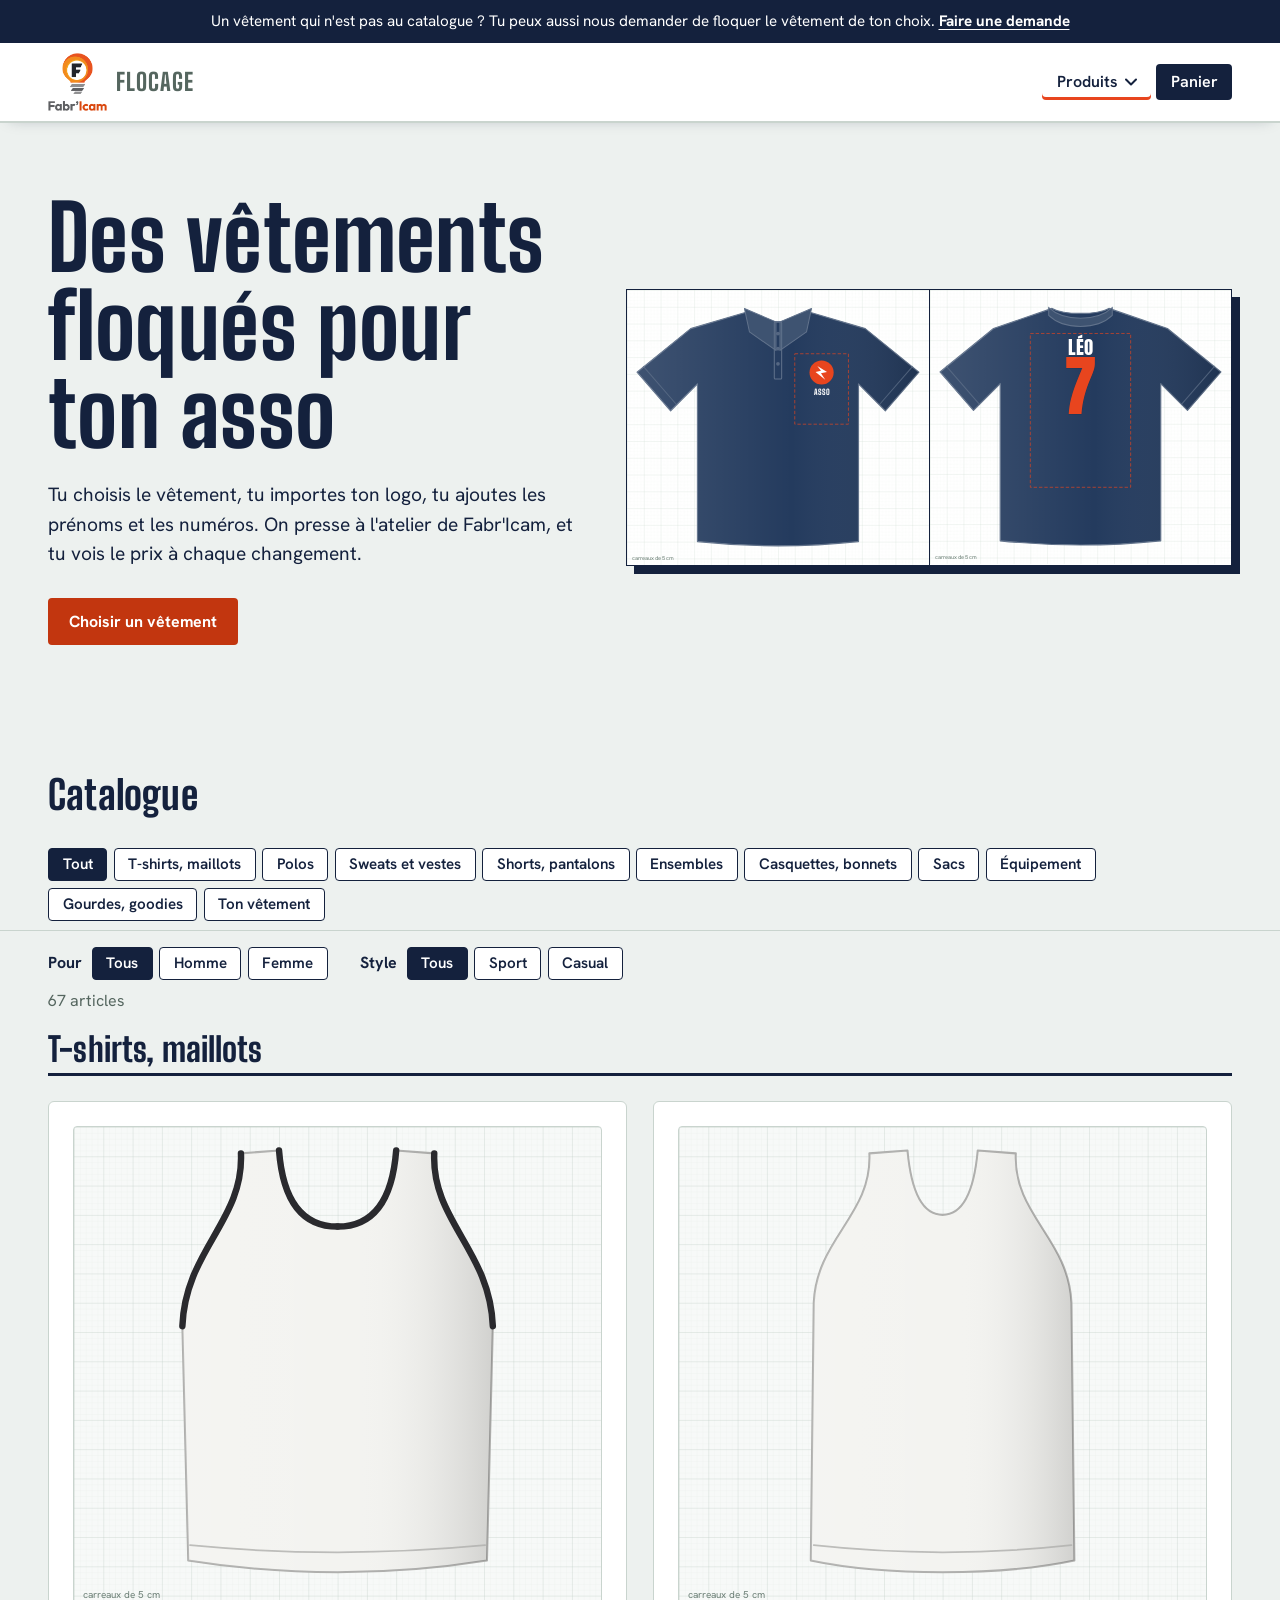
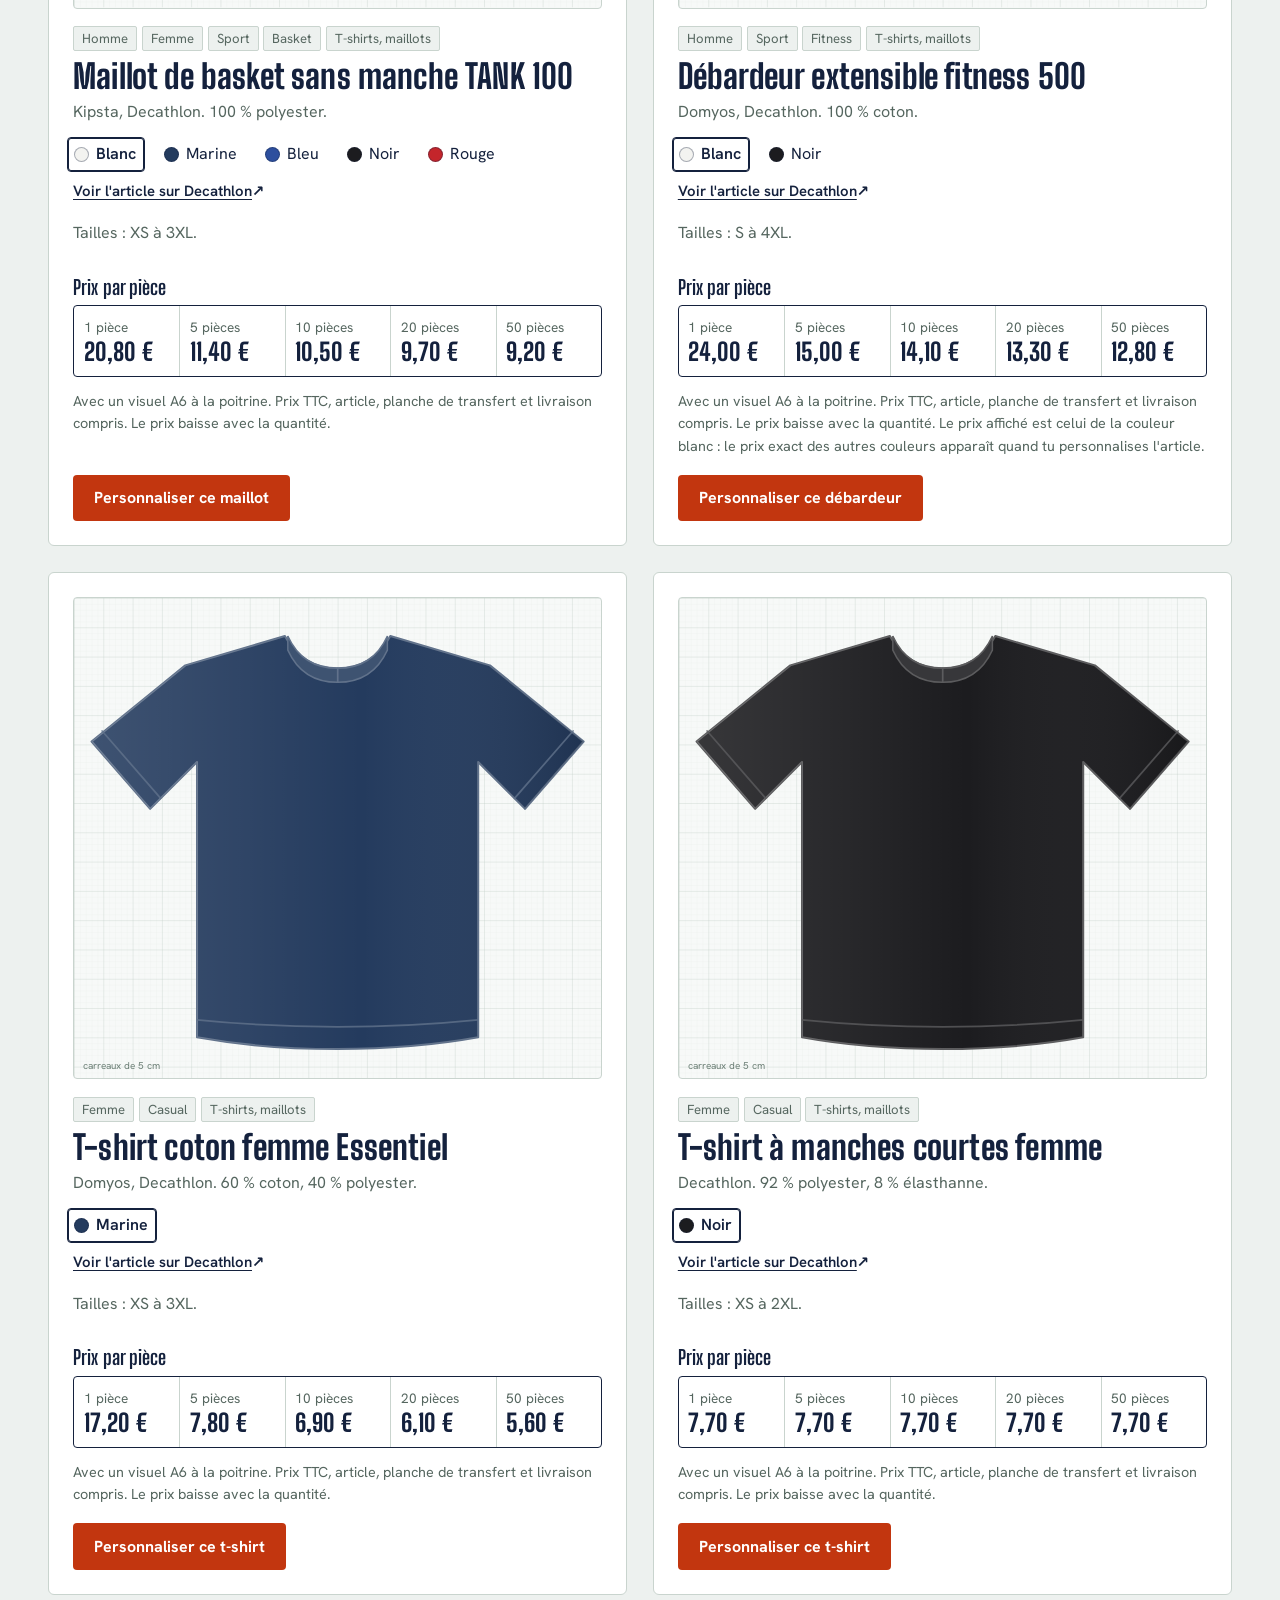
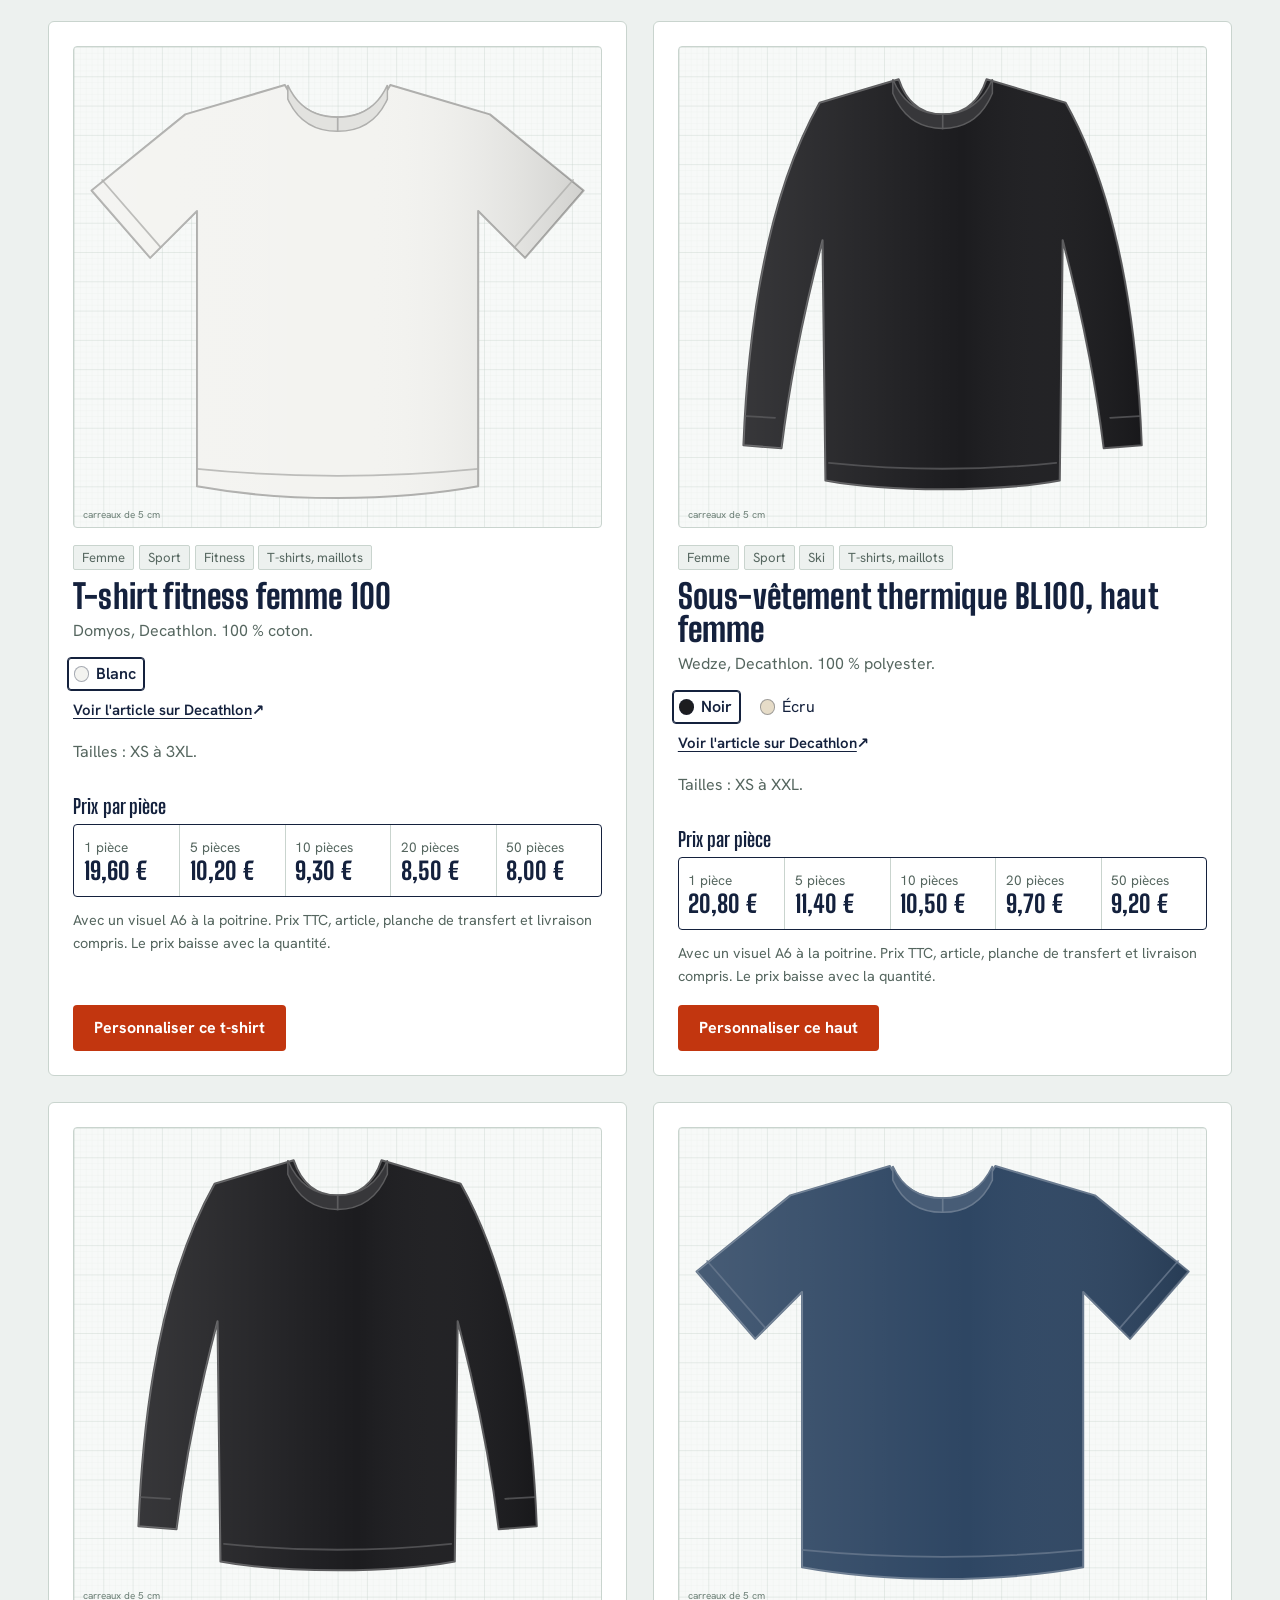
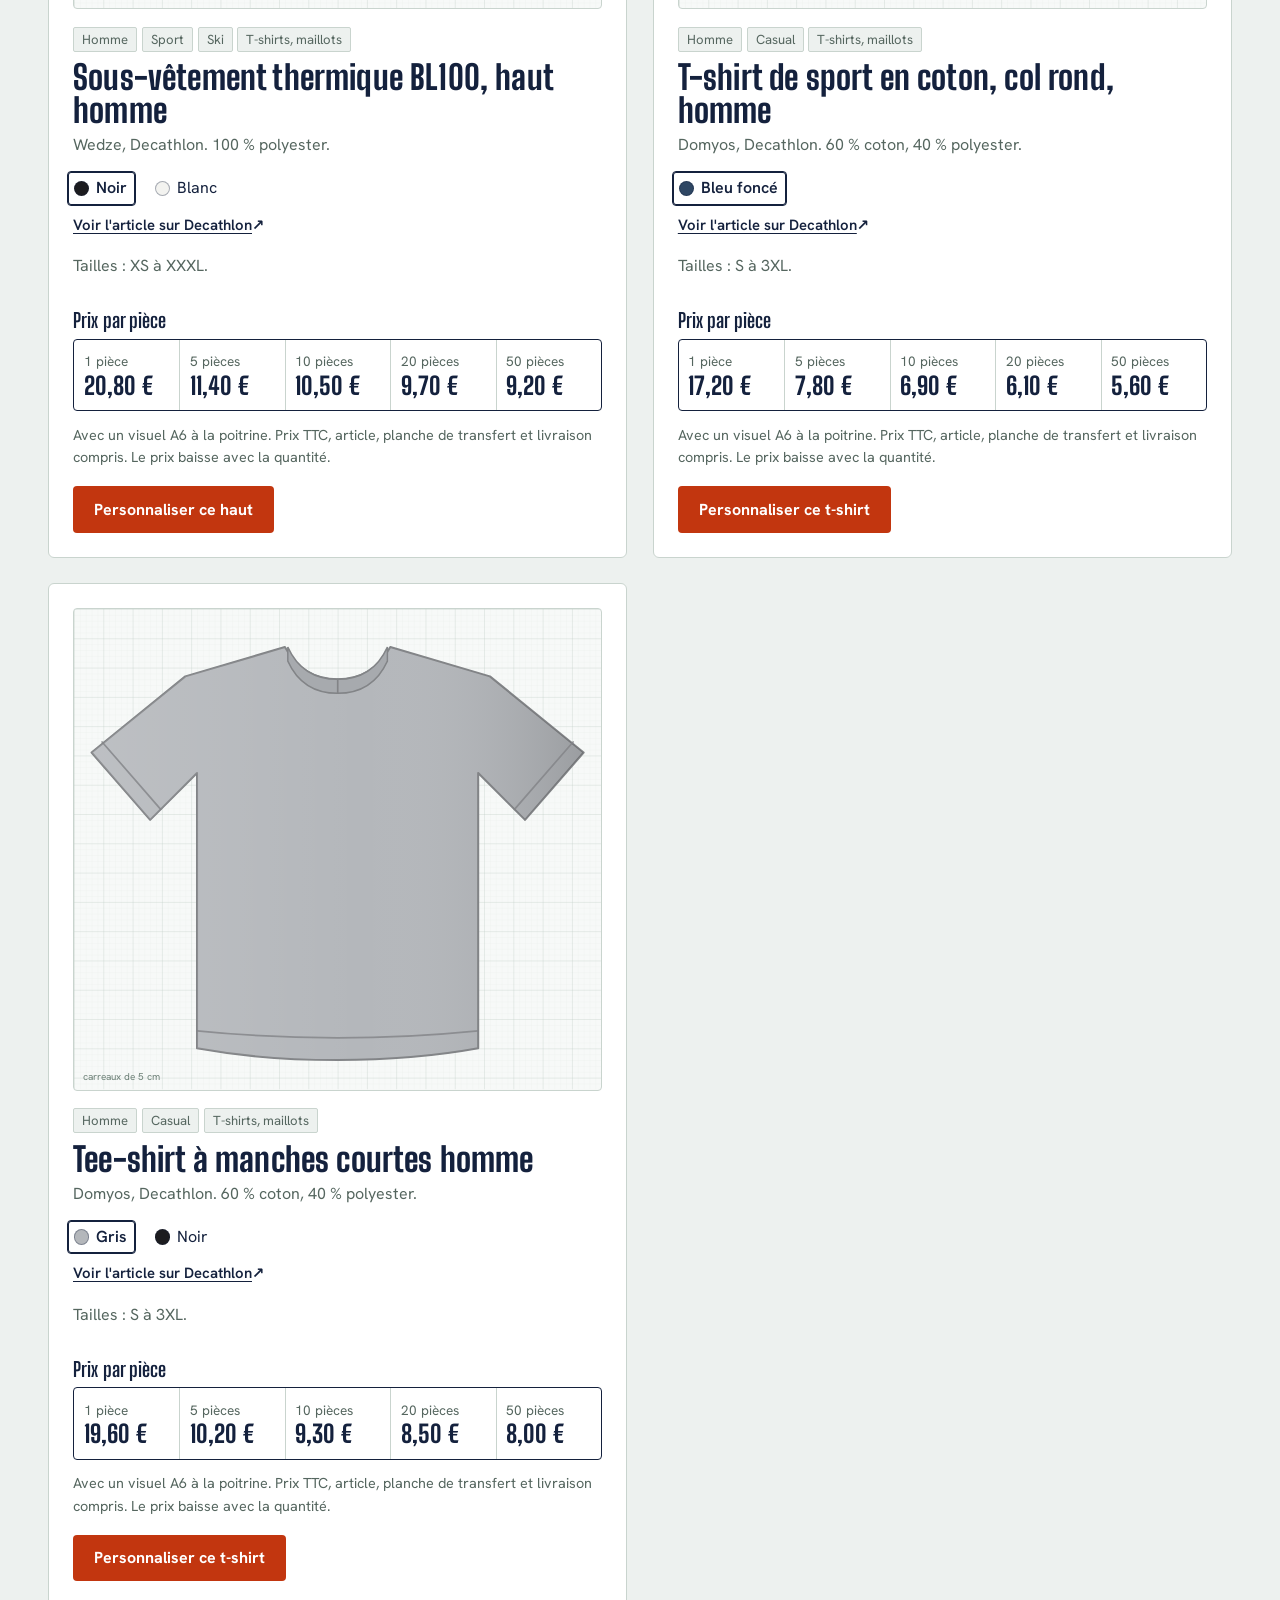
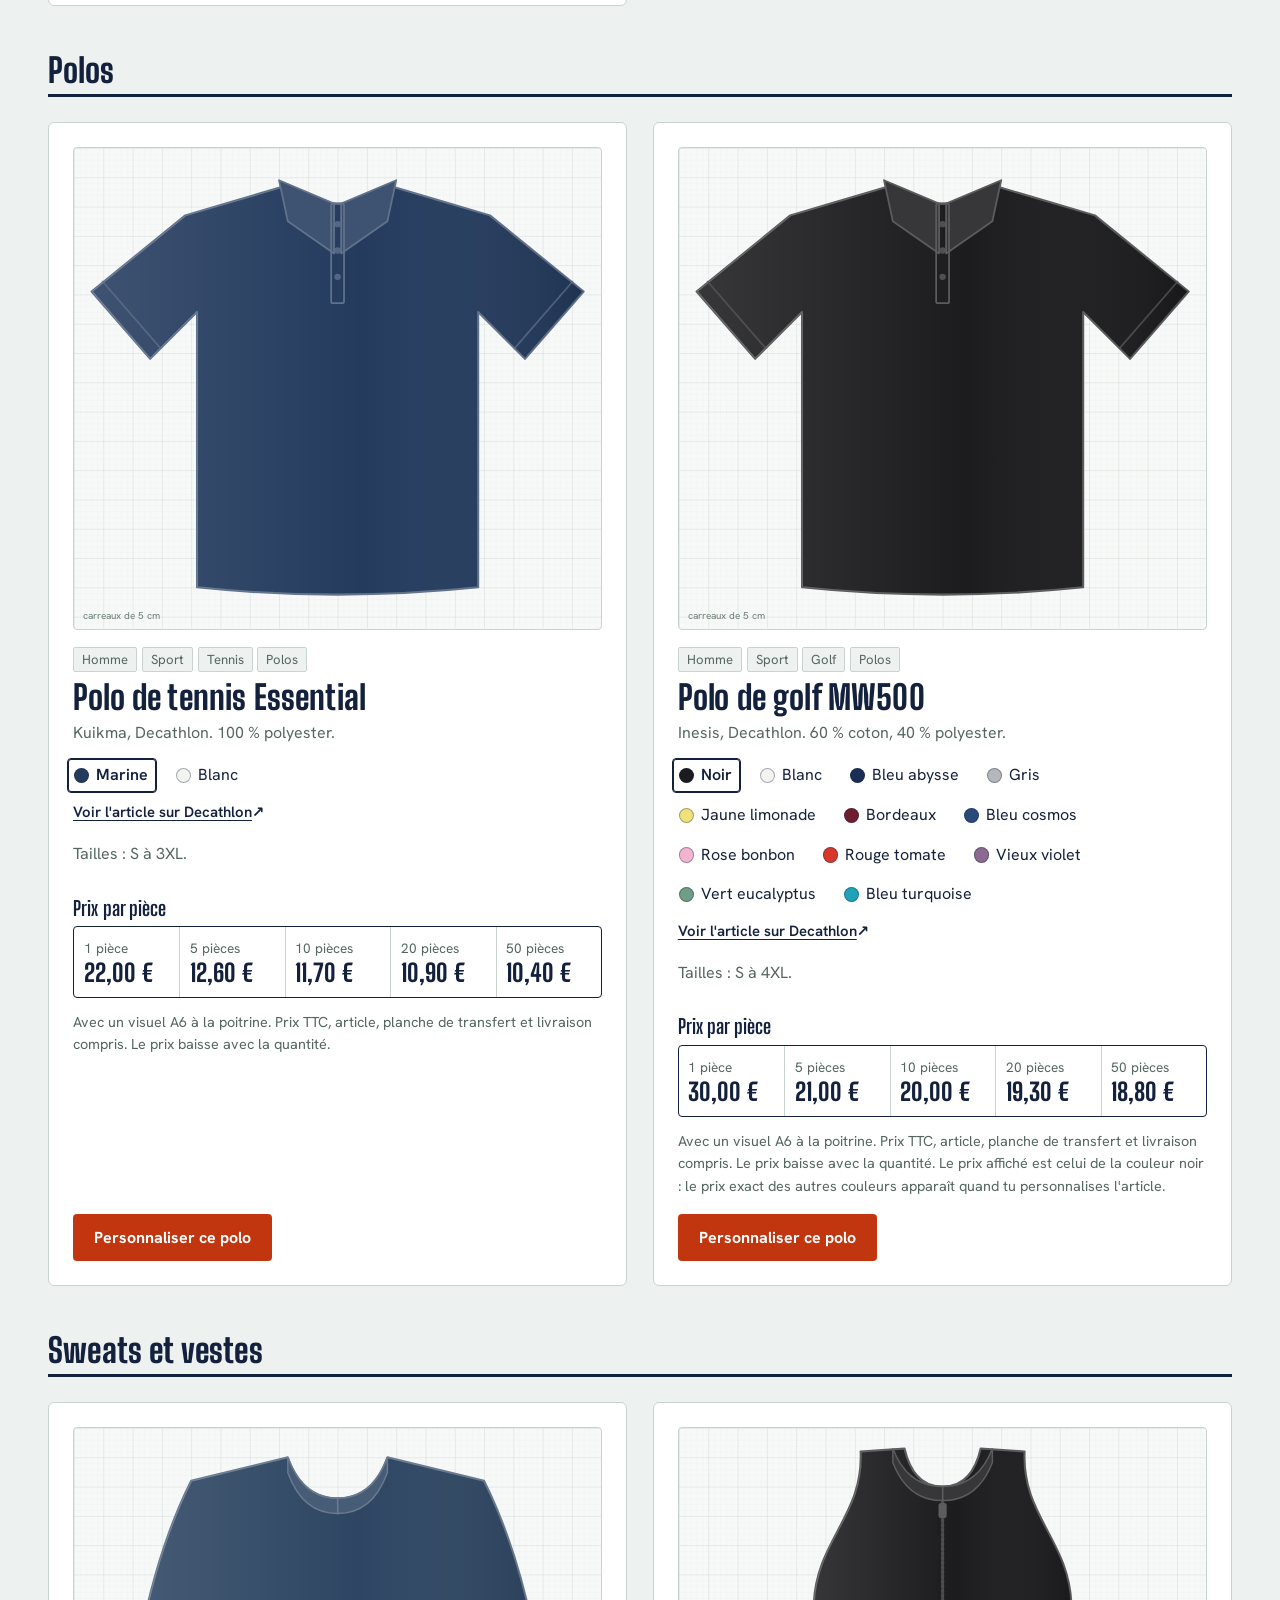
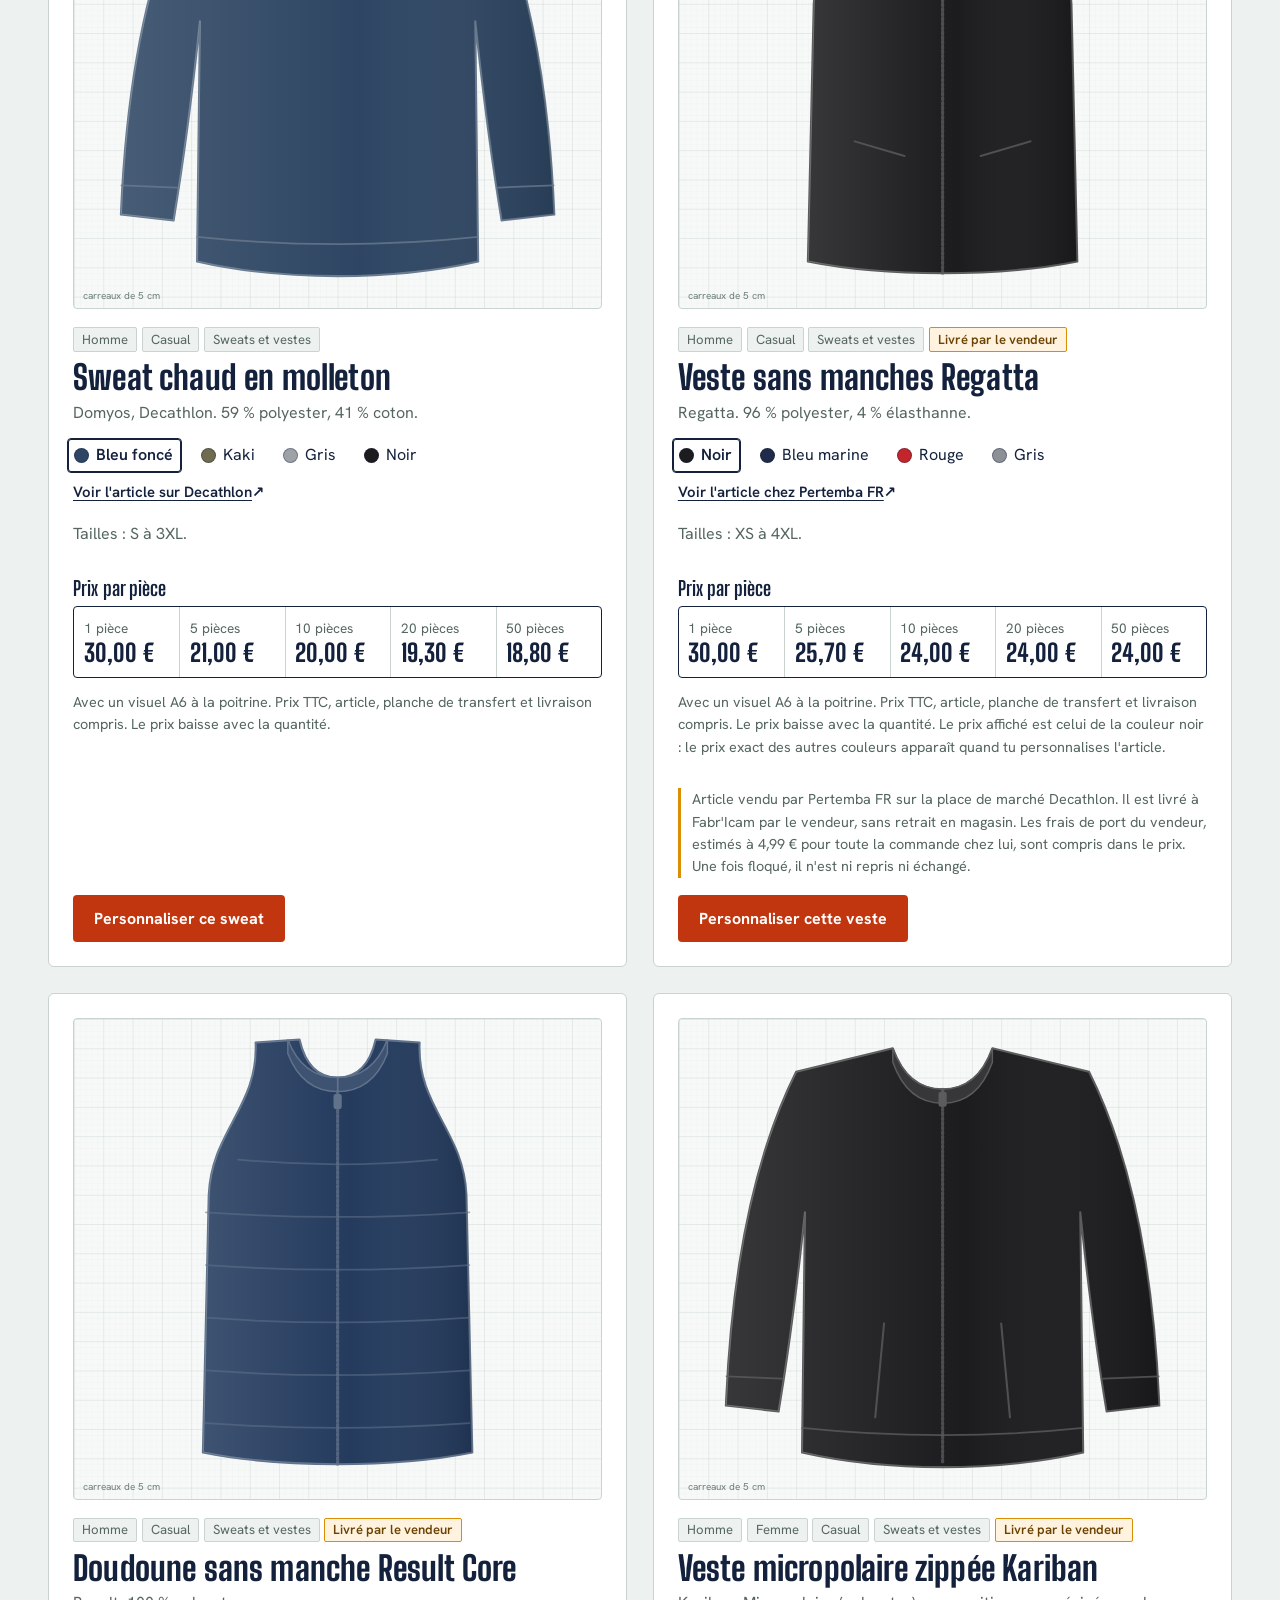
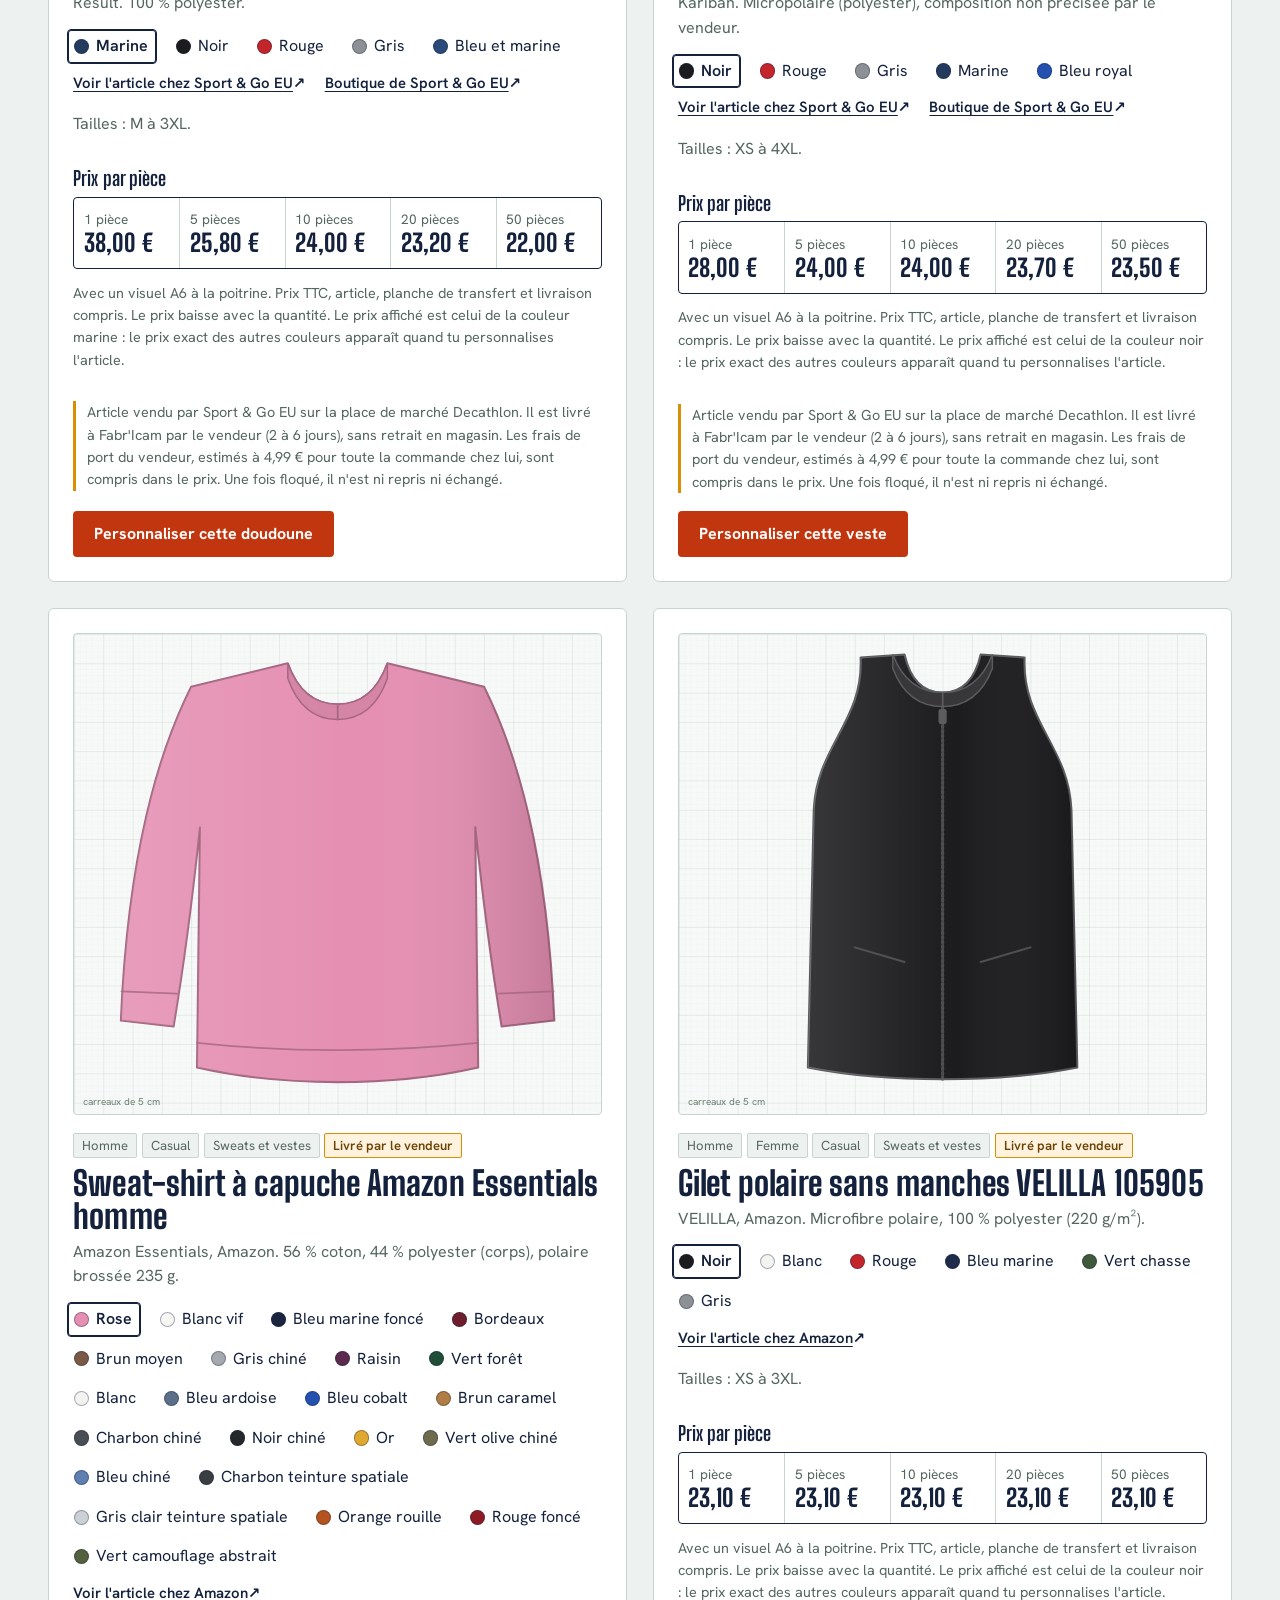
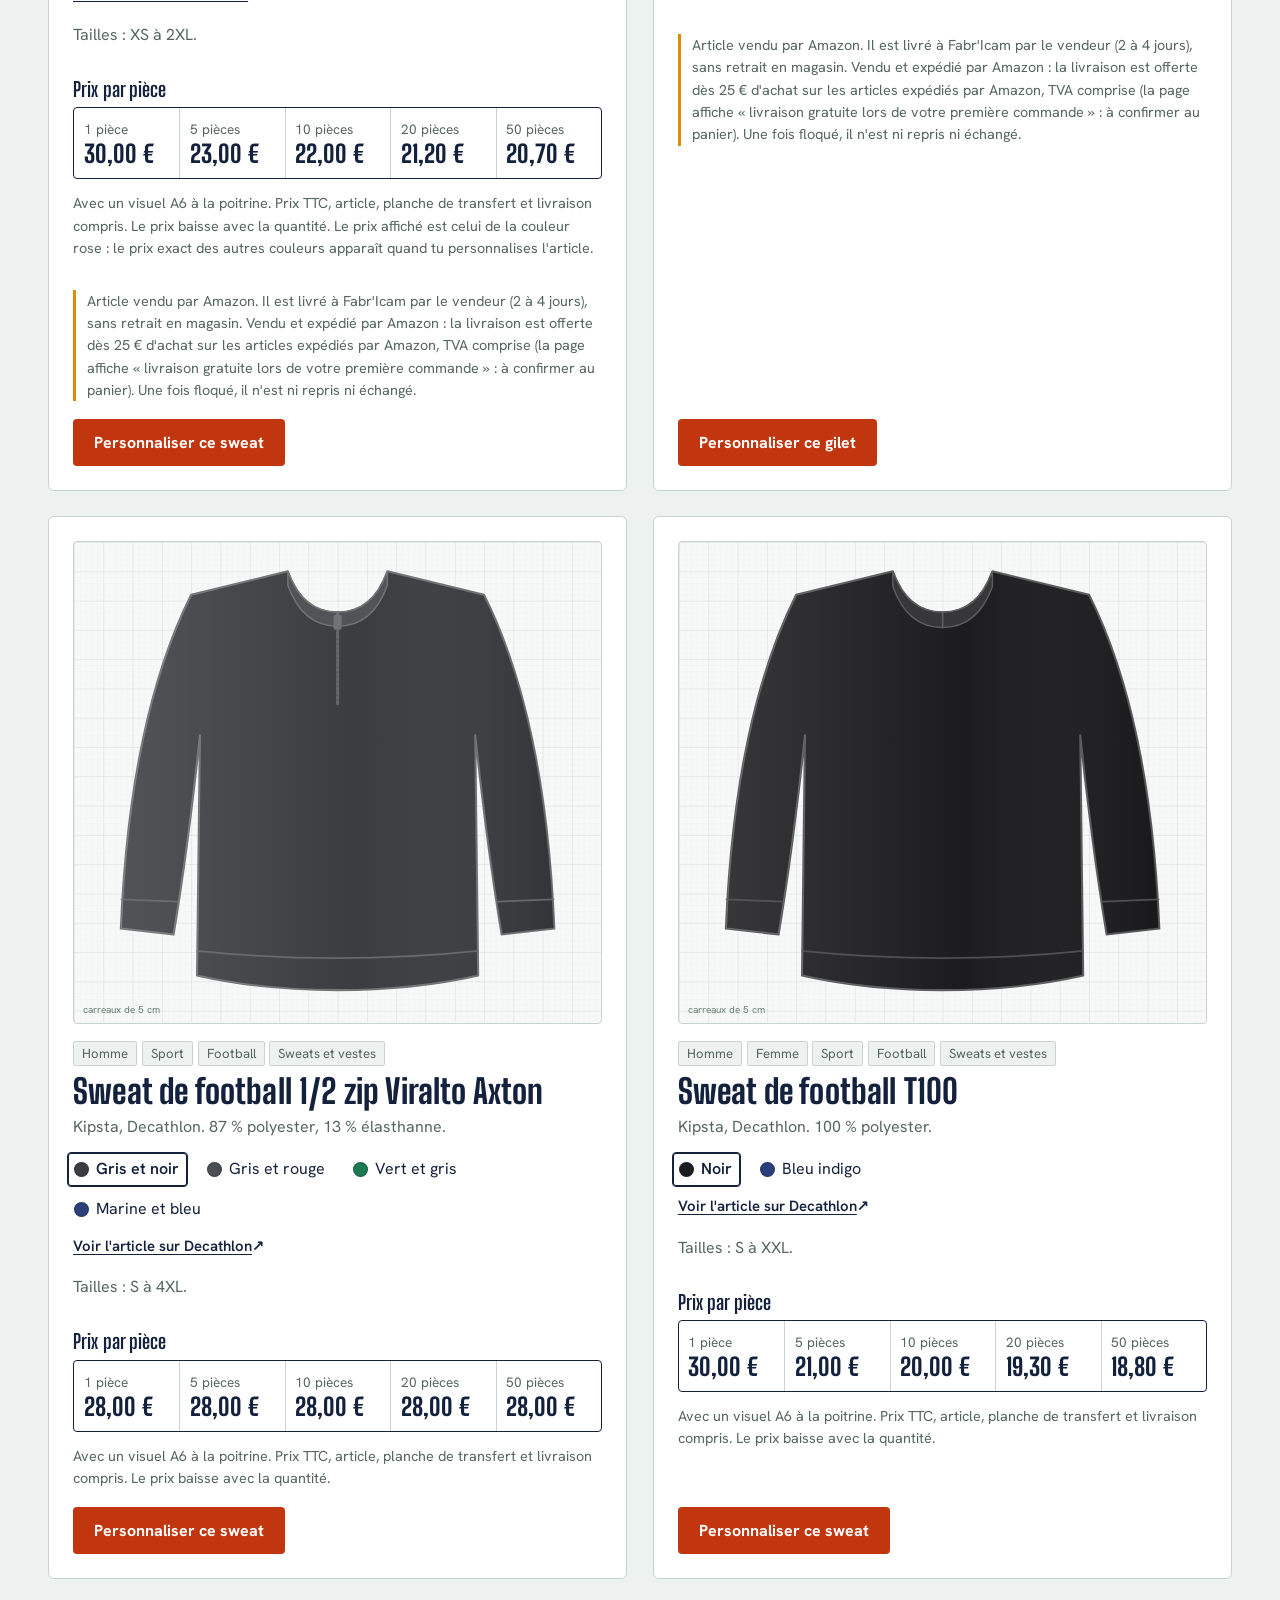
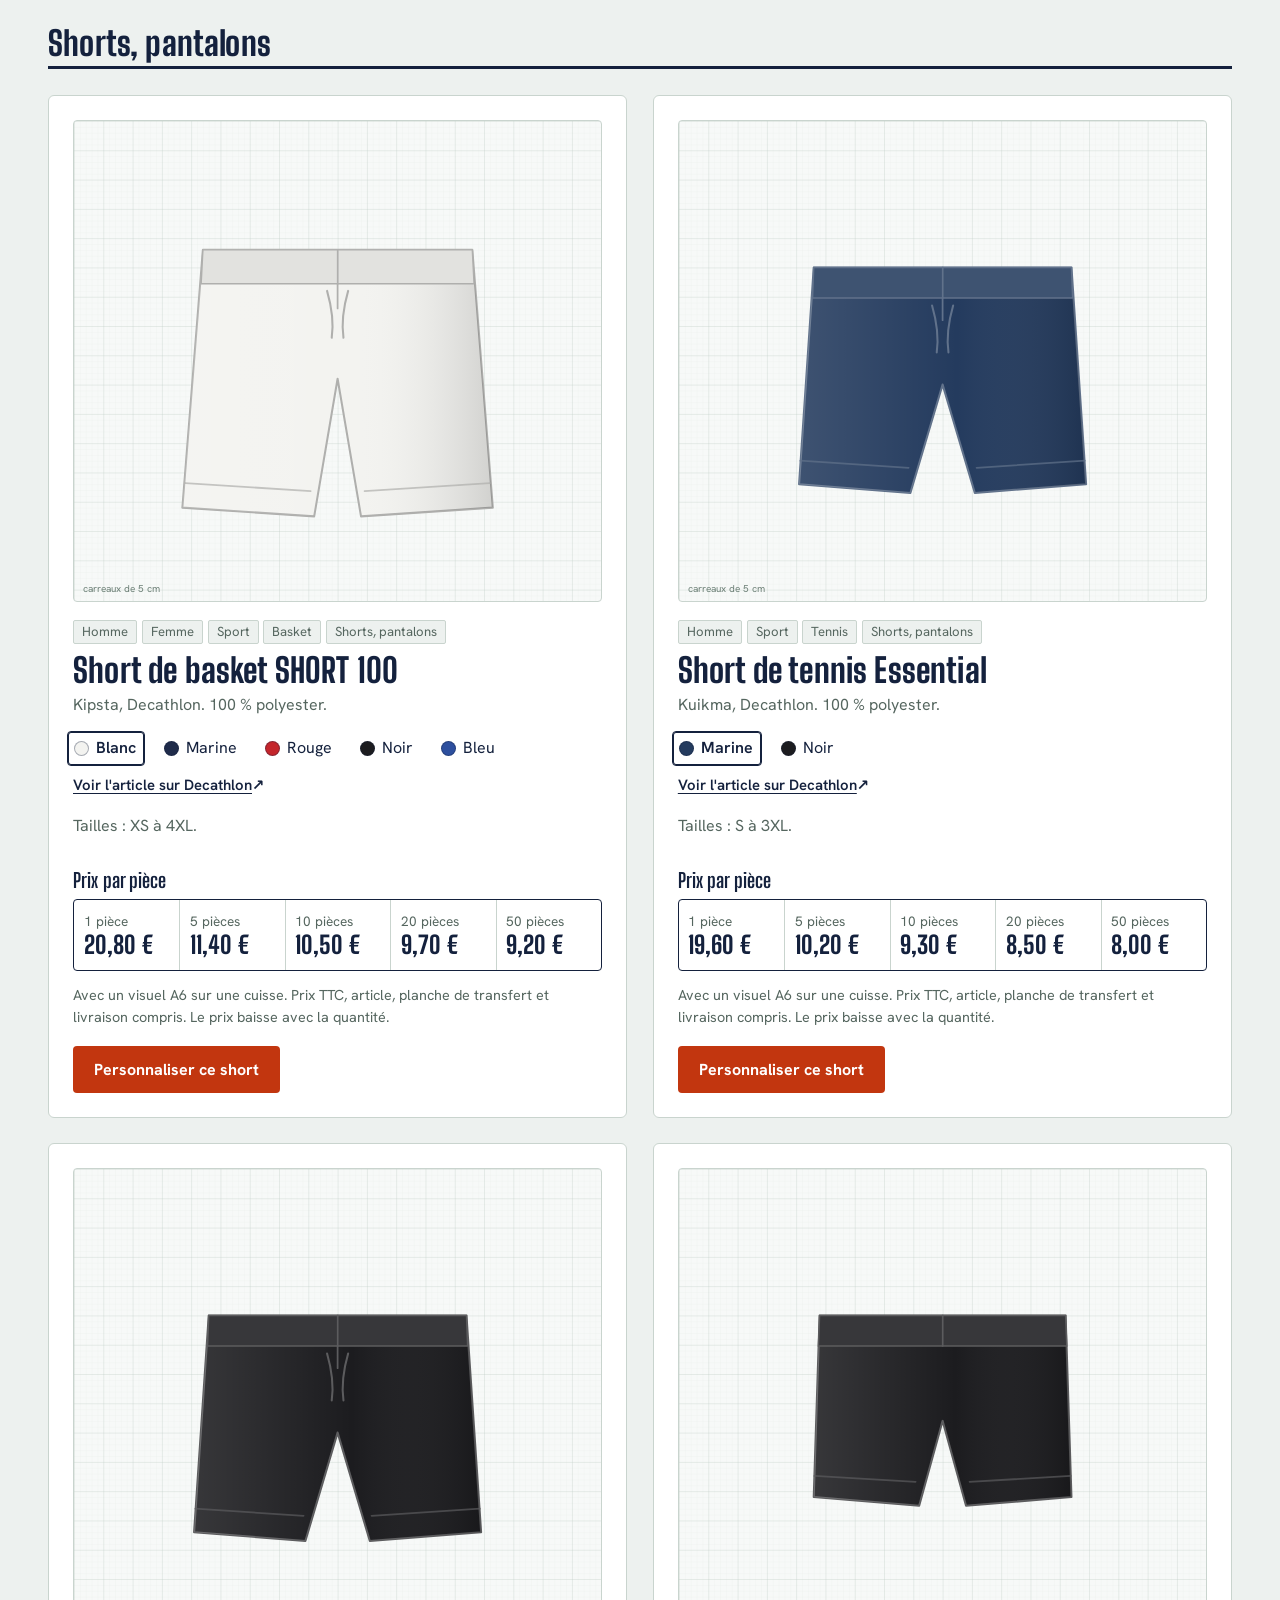
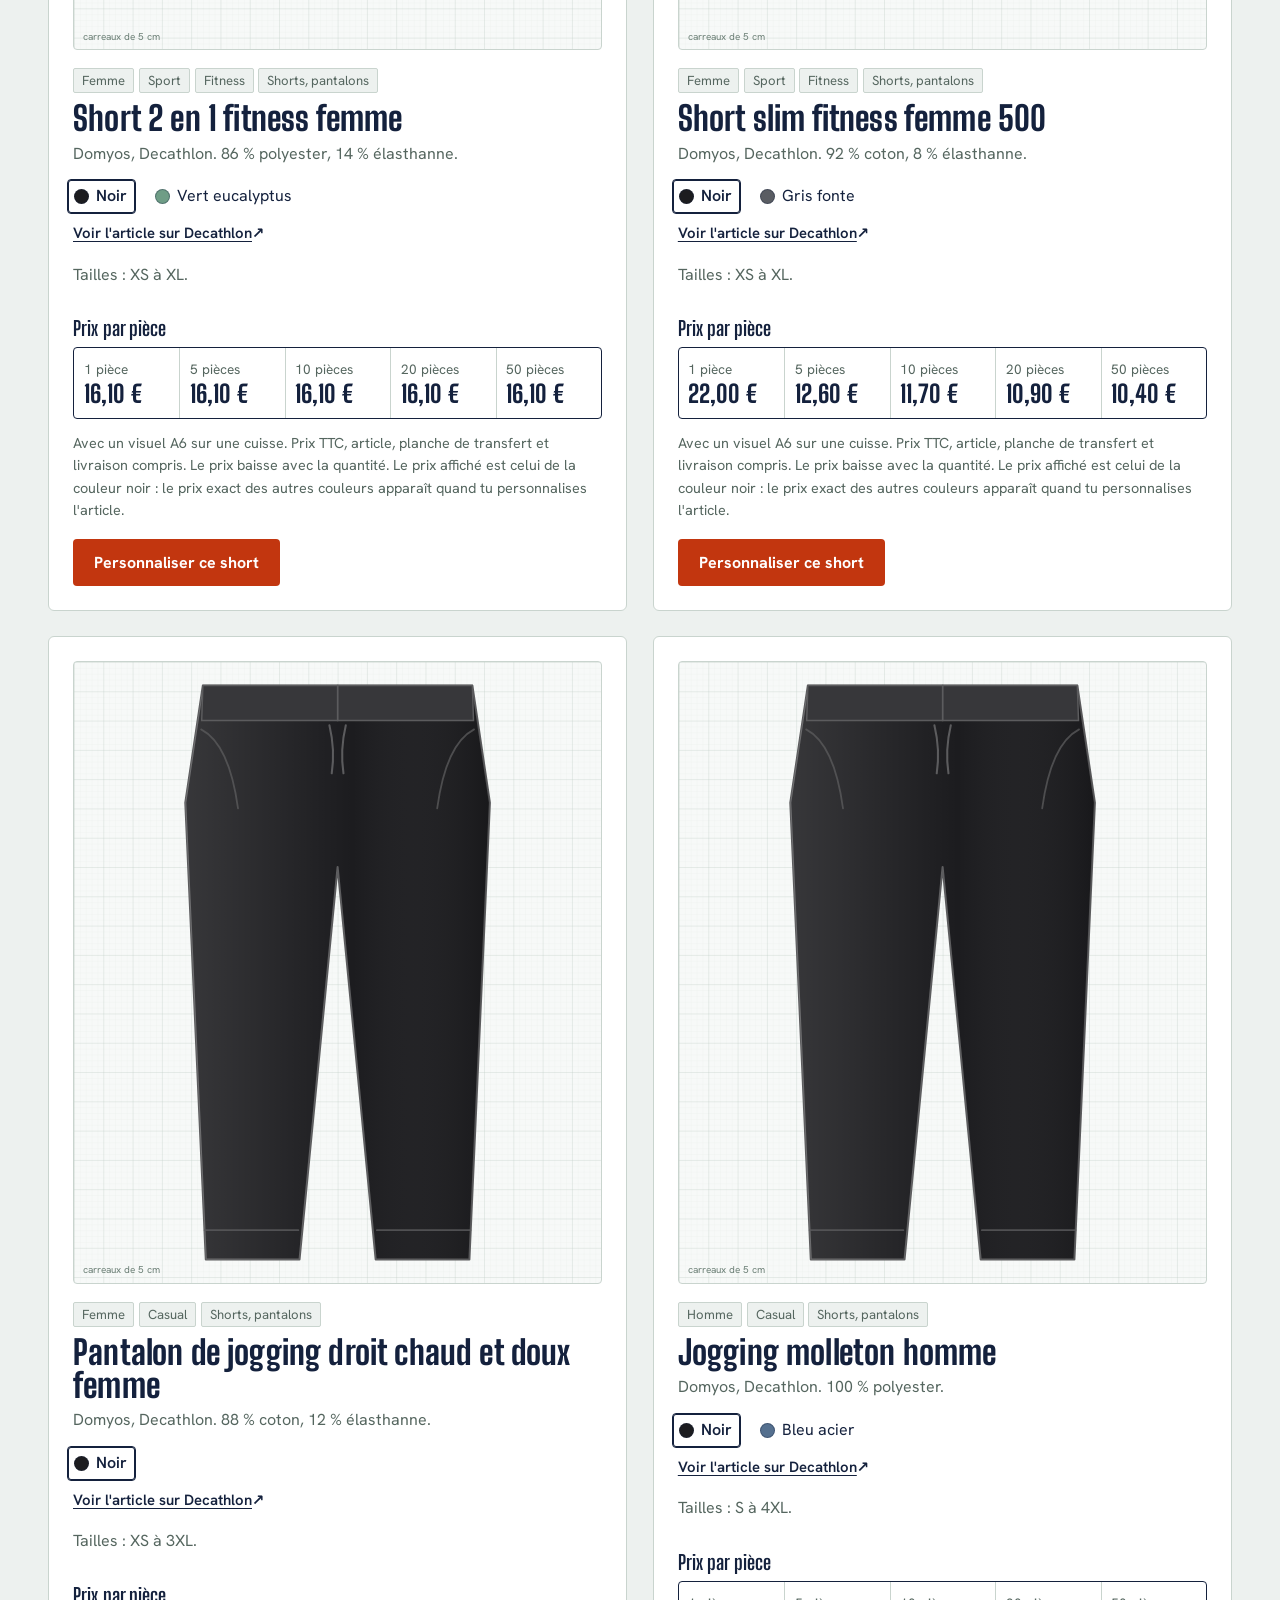
<file: index.html>
<!doctype html>
<html lang="fr">
<head>
  <meta charset="utf-8">
  <meta name="viewport" content="width=device-width, initial-scale=1">
  <title>Fabr'Icam Flocage</title>
  <meta name="robots" content="noindex, nofollow">
  <link rel="icon" type="image/png" sizes="32x32" href="img/icone-32.png">
  <link rel="apple-touch-icon" href="img/icone-180.png">
  <meta name="description" content="Service de flocage de polos pour les associations de l'Icam : configure, vois le prix, envoie ta demande.">
  <link rel="preconnect" href="https://fonts.googleapis.com">
  <link rel="preconnect" href="https://fonts.gstatic.com" crossorigin>
  <link rel="stylesheet" href="https://fonts.googleapis.com/css2?family=Big+Shoulders+Display:wght@400;700;800&family=Hanken+Grotesk:wght@400;500;600;700&family=Bebas+Neue&family=Anton&family=Oswald:wght@400;600&family=Teko:wght@500&family=Staatliches&family=Russo+One&family=Black+Ops+One&family=Archivo+Black&family=Alfa+Slab+One&family=Bungee&family=Righteous&family=Montserrat:wght@700&family=Permanent+Marker&family=Pacifico&family=Lobster&family=Press+Start+2P&display=swap">
  <link rel="stylesheet" href="css/style.css">
</head>
<body>
  <a class="skip" href="#app">Aller au contenu</a>

  <aside class="top-note" id="top-note" aria-label="Vêtement hors catalogue">
    <p>Un vêtement qui n'est pas au catalogue ? Tu peux aussi nous demander de floquer le vêtement de ton choix. <a id="top-note-mail" href="https://mail.google.com/mail/?view=cm&fs=1&to=fabricam.toulouse%40icam.fr" target="_blank" rel="noopener">Faire une demande</a></p>
  </aside>

  <header class="site-header" id="site-header">
    <a class="brand" href="#/"><img class="brand-logo" src="img/logo-fabricam.png" alt="Fabr'Icam" width="900" height="880"><span id="brand-name">Fabr'Icam Flocage</span></a>
    <nav class="nav" aria-label="Navigation principale">
      <div class="menu">
        <button type="button" class="nav-link menu-btn" id="menu-btn" data-nav="vitrine" aria-expanded="false" aria-controls="menu-panel">
          Produits
          <svg class="menu-chevron" viewBox="0 0 12 8" width="12" height="8" aria-hidden="true" focusable="false"><path d="M1 1.5l5 5 5-5" fill="none" stroke="currentColor" stroke-width="2" stroke-linecap="round" stroke-linejoin="round"/></svg>
        </button>
        <div class="menu-panel" id="menu-panel" role="region" aria-label="Catégories de produits" hidden></div>
      </div>
      <a class="nav-link nav-cta" href="#/panier" data-nav="panier">Panier<span class="nav-badge" id="panier-n" hidden></span></a>
    </nav>
  </header>

  <main id="app" tabindex="-1"></main>

  <footer class="site-footer">
    <p>Le service de flocage de Fabr'Icam pour les associations de l'Icam Toulouse. Une question : <a id="foot-mail" href="https://mail.google.com/mail/?view=cm&fs=1&to=fabricam.toulouse%40icam.fr" target="_blank" rel="noopener">fabricam.toulouse@icam.fr</a></p>
    <p class="foot-brand"><img src="img/logo-fabricam.png" alt="Fabr'Icam" width="900" height="880"> <a href="atelier.html">Espace atelier</a></p>
  </footer>

  <div id="toast" class="toast" role="status" aria-live="polite"></div>
  <noscript><p style="padding:2rem">Ce site a besoin de JavaScript pour fonctionner.</p></noscript>

  <script src="js/prix.js"></script>
  <script src="js/data.js"></script>
  <script src="js/engine.js"></script>
  <script src="js/preview.js"></script>
  <script src="js/app.js"></script>
</body>
</html>
</file>
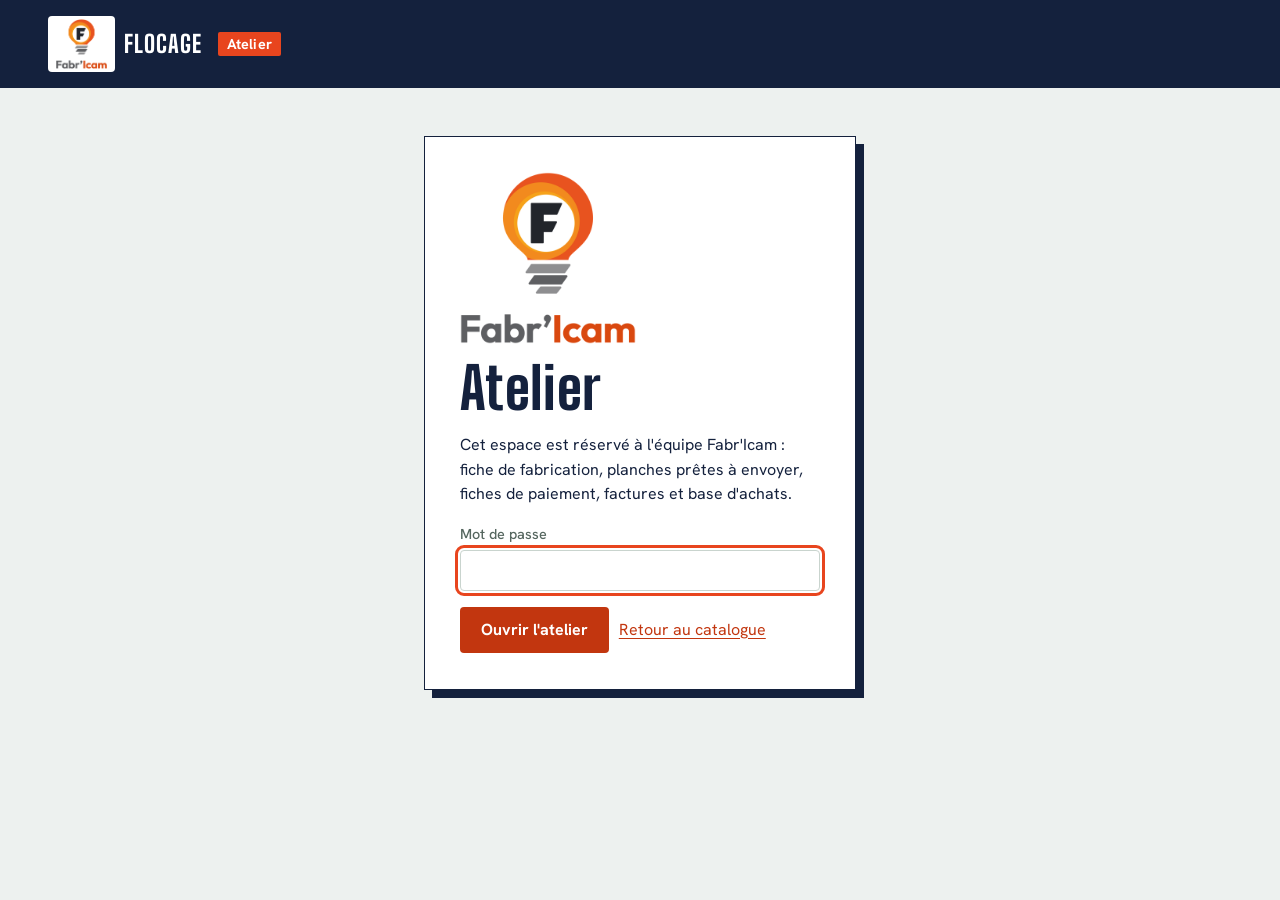
<file: atelier.html>
<!doctype html>
<html lang="fr">
<head>
  <meta charset="utf-8">
  <meta name="viewport" content="width=device-width, initial-scale=1">
  <title>Atelier – Fabr'Icam Flocage</title>
  <meta name="robots" content="noindex, nofollow">
  <meta name="description" content="Espace atelier de Fabr'Icam : fiche de fabrication, planches prêtes à envoyer, fiches de paiement et factures, base d'achats.">
  <link rel="icon" type="image/png" sizes="32x32" href="img/icone-32.png">
  <link rel="apple-touch-icon" href="img/icone-180.png">
  <link rel="preconnect" href="https://fonts.googleapis.com">
  <link rel="preconnect" href="https://fonts.gstatic.com" crossorigin>
  <link rel="stylesheet" href="https://fonts.googleapis.com/css2?family=Big+Shoulders+Display:wght@400;700;800&family=Hanken+Grotesk:wght@400;500;600;700&family=Bebas+Neue&family=Anton&family=Oswald:wght@400;600&family=Teko:wght@500&family=Staatliches&family=Russo+One&family=Black+Ops+One&family=Archivo+Black&family=Alfa+Slab+One&family=Bungee&family=Righteous&family=Montserrat:wght@700&family=Permanent+Marker&family=Pacifico&family=Lobster&family=Press+Start+2P&display=swap">
  <link rel="stylesheet" href="css/style.css">
  <link rel="stylesheet" href="css/atelier.css">
</head>
<body class="at">
  <a class="skip" href="#app">Aller au contenu</a>

  <header class="site-header at-header">
    <a class="brand" href="atelier.html"><img class="brand-logo" src="img/logo-fabricam.png" alt="Fabr'Icam" width="900" height="880"><span id="brand-name">Fabr'Icam Flocage</span><span class="at-badge">Atelier</span></a>
    <div class="at-tools" id="at-tools" hidden>
      <a class="btn btn-quiet" href="index.html">Site client</a>
      <button type="button" class="btn btn-quiet" id="at-lock">Verrouiller</button>
    </div>
  </header>
  <nav class="at-rail" id="at-nav" aria-label="Sections de l'atelier" hidden></nav>

  <main id="app" tabindex="-1"></main>

  <div id="toast" class="toast" role="status" aria-live="polite"></div>
  <noscript><p style="padding:2rem">Cette page a besoin de JavaScript pour fonctionner.</p></noscript>

  <script>window.ATELIER_PAGE = true;</script>
  <script src="js/prix.js"></script>
  <script src="js/data.js"></script>
  <script src="js/engine.js"></script>
  <script src="js/preview.js"></script>
  <script src="js/fichiers.js"></script>
  <script src="js/pdf.js"></script>
  <script src="js/facturation.js"></script>
  <script src="js/logo-pdf.js"></script>
  <script src="js/app.js"></script>
  <script src="js/atelier.js"></script>
  <script src="js/methodes-data.js"></script>
  <script src="js/methodes.js"></script>
  <script src="js/atelier-impression.js"></script>
  <script src="js/atelier-paiement.js"></script>
</body>
</html>
</file>
<file: css/style.css>
/* Fabr'Icam Flocage
   Palette : film DTF (fond), encre bleu nuit, rouge de la presse chaude, vert du tapis de coupe. */
:root {
  --film: #edf1ef;
  --paper: #ffffff;
  --ink: #14213d;
  --muted: #55665f;
  --line: #c9d4ce;
  --grid: #c4d0ca;
  --heat: #e8451e;
  --heat-strong: #c2360f;
  --mat: #1f6b57;
  --warn-bg: #fff3e0;
  --warn-ink: #6b4200;
  --warn-bar: #d98e04;
  --err-bg: #fdecea;
  --err-ink: #7f1d1d;
  --err-bar: #c62828;
  --display: "Big Shoulders Display", "Arial Narrow", Impact, sans-serif;
  --body: "Hanken Grotesk", system-ui, -apple-system, "Segoe UI", sans-serif;
  --r: 4px;
  --header-h: 4.6rem;   /* hauteur réelle de l'en-tête, mise à jour par app.js */
  --gutter: clamp(1rem, 4vw, 3rem);
  --page: 1280px;
}

*, *::before, *::after { box-sizing: border-box; }
[hidden] { display: none !important; }
html { -webkit-text-size-adjust: 100%; }
body {
  margin: 0; background: var(--film); color: var(--ink);
  font: 400 1rem/1.55 var(--body);
  accent-color: var(--heat-strong);
}
img, svg { max-width: 100%; }
a { color: var(--heat-strong); text-underline-offset: .18em; }
a:hover { color: var(--ink); }
:focus-visible { outline: 3px solid var(--heat); outline-offset: 2px; border-radius: 2px; }
.sr { position: absolute; width: 1px; height: 1px; overflow: hidden; clip: rect(0 0 0 0); white-space: nowrap; }
.skip { position: absolute; left: .5rem; top: -4rem; background: var(--ink); color: #fff; padding: .6rem 1rem; z-index: 50; }
.skip:focus { top: .5rem; }
.muted { color: var(--muted); }

h1, h2, h3, h4 { font-family: var(--display); font-weight: 800; line-height: .98; margin: 0; letter-spacing: .005em; }
h1 { font-size: clamp(3rem, 7.2vw, 5.6rem); }
h2 { font-size: clamp(1.9rem, 3.2vw, 2.5rem); }
h3 { font-size: 2.1rem; }
h4 { font-size: 1.25rem; font-weight: 700; }
p { margin: 0 0 1rem; }

/* ---------- bandeau du haut ---------- */
.top-note { background: var(--ink); color: #fff; padding: .6rem var(--gutter); text-align: center; font-size: .95rem; }
.top-note p { margin: 0; }
.top-note a { color: #fff; font-weight: 700; white-space: nowrap; }
.top-note a:hover { color: #ffd2c5; }

/* ---------- en-tête / pied ---------- */
.site-header { display: flex; align-items: center; justify-content: space-between; gap: 1rem; padding: 1rem var(--gutter); border-bottom: 1px solid var(--line); background: var(--paper); }
.brand { display: inline-flex; align-items: center; gap: .6rem; text-decoration: none; color: var(--ink); font: 800 1.7rem/1 var(--display); letter-spacing: .01em; }

/* En-tête de la vitrine : toujours visible, aligné sur la largeur de la page (l'atelier garde le sien, voir atelier.css) */
body:not(.at) .site-header {
  position: sticky; top: 0; z-index: 30;
  padding-block: .65rem;
  padding-inline: max(var(--gutter), calc((100% - var(--page)) / 2 + var(--gutter)));
  box-shadow: 0 1px 0 var(--line), 0 6px 14px -10px rgba(20, 33, 61, .35);
}

.nav { display: flex; align-items: center; gap: .3rem; }
.nav-link { display: inline-flex; align-items: center; gap: .45rem; padding: .5rem .9rem; border: 0; border-radius: var(--r); background: none; color: var(--ink); font: 600 1rem/1.2 var(--body); text-decoration: none; cursor: pointer; }
.nav-link:hover { background: var(--film); color: var(--ink); }
.nav-link.on { box-shadow: inset 0 -3px 0 var(--heat); }
.nav-cta { background: var(--ink); color: #fff; }
.nav-cta:hover { background: var(--heat-strong); color: #fff; }
.nav-cta.on { box-shadow: none; background: var(--heat-strong); }

/* menu « Produits » : les catégories, avec le nombre d'articles */
.menu { position: relative; }
.menu-chevron { transition: transform .15s; }
.menu-btn[aria-expanded="true"] { background: var(--film); }
.menu-btn[aria-expanded="true"] .menu-chevron { transform: rotate(180deg); }
.menu-panel { position: absolute; top: calc(100% + .5rem); right: 0; z-index: 35; width: min(20rem, 92vw); background: var(--paper); border: 1px solid var(--ink); border-radius: 6px; box-shadow: 6px 6px 0 var(--ink); padding: .4rem; }
.menu-list { list-style: none; margin: 0; padding: 0; display: grid; }
.menu-list a { display: flex; justify-content: space-between; align-items: center; gap: 1rem; padding: .6rem .7rem; border-radius: var(--r); color: var(--ink); text-decoration: none; font-weight: 600; }
.menu-list a:hover, .menu-list a:focus-visible { background: var(--film); }
.menu-list li:first-child a { border-bottom: 1px solid var(--line); border-radius: var(--r) var(--r) 0 0; margin-bottom: .25rem; }
.menu-n { min-width: 1.7rem; padding: .15rem .45rem; border-radius: 999px; background: var(--film); color: var(--muted); font-size: .82rem; font-weight: 600; text-align: center; font-variant-numeric: tabular-nums; }

main { display: block; padding: 0 var(--gutter) 4rem; max-width: var(--page); margin: 0 auto; outline: none; }
.site-footer { border-top: 1px solid var(--line); background: var(--paper); padding: 1.5rem var(--gutter); display: flex; flex-wrap: wrap; justify-content: space-between; gap: .5rem 2rem; color: var(--muted); font-size: .92rem; }
.site-footer p { margin: 0; }

/* ---------- boutons et champs ---------- */
.btn { display: inline-block; font: 700 1rem/1.2 var(--body); padding: .8rem 1.25rem; border-radius: var(--r); border: 1px solid transparent; cursor: pointer; text-decoration: none; text-align: center; }
.btn-primary { background: var(--heat-strong); color: #fff; }
.btn-primary:hover { background: var(--ink); color: #fff; }
.btn-quiet { background: var(--paper); color: var(--ink); border-color: var(--line); padding: .6rem .95rem; font-weight: 600; }
.btn-quiet:hover { border-color: var(--ink); color: var(--ink); }
.linkbtn { background: none; border: 0; padding: 0; font: inherit; color: var(--heat-strong); text-decoration: underline; cursor: pointer; text-underline-offset: .18em; }
.linkbtn:hover { color: var(--ink); }
.ico { width: 2rem; height: 2rem; border: 1px solid var(--line); background: var(--paper); border-radius: var(--r); font: 700 1.1rem/1 var(--body); cursor: pointer; color: var(--ink); }
.ico:hover { border-color: var(--ink); }
.filebtn { display: inline-block; position: relative; overflow: hidden; background: var(--paper); border: 1px solid var(--ink); border-radius: var(--r); padding: .55rem .9rem; font-weight: 600; cursor: pointer; }
.filebtn:hover { background: var(--ink); color: #fff; }
.filebtn input { position: absolute; inset: 0; opacity: 0; cursor: pointer; font-size: 0; }
.filebtn:focus-within { outline: 3px solid var(--heat); outline-offset: 2px; }

input[type="text"], input[type="email"], input[type="tel"], input[type="date"], input[type="number"], select, textarea {
  font: 400 1rem/1.3 var(--body); color: var(--ink); background: var(--paper);
  border: 1px solid var(--line); border-radius: var(--r); padding: .55rem .65rem; width: 100%; min-width: 0;
}
input[type="color"] { width: 3rem; height: 2.4rem; padding: 2px; border: 1px solid var(--line); border-radius: var(--r); background: var(--paper); cursor: pointer; }
textarea { resize: vertical; }
select { cursor: pointer; }
label { display: grid; gap: .3rem; font-size: .9rem; color: var(--muted); font-weight: 500; }
label.chk, label.radio { display: flex; align-items: flex-start; gap: .55rem; color: var(--ink); font-size: 1rem; font-weight: 500; cursor: pointer; }
label.chk input, label.radio input { margin-top: .28rem; width: 1.05rem; height: 1.05rem; flex: none; }
.hint { font-size: .9rem; color: var(--muted); margin: .5rem 0 0; }
.toolbar { display: flex; flex-wrap: wrap; gap: .6rem; align-items: center; margin-top: 1rem; }

/* ---------- vitrine ---------- */
.hero { display: grid; grid-template-columns: minmax(0, 1fr) minmax(0, 1.15fr); gap: clamp(1.5rem, 4vw, 4rem); align-items: center; padding: clamp(2rem, 6vw, 4.5rem) 0 clamp(2.5rem, 5vw, 4rem); }
.hero-text .lead { font-size: 1.2rem; max-width: 34rem; margin: 1.4rem 0 1.8rem; }
.hero-art { display: grid; grid-template-columns: 1fr 1fr; gap: 0; border: 1px solid var(--ink); background: var(--paper); box-shadow: 8px 8px 0 var(--ink); }
.hero-art .tile + .tile { border-left: 1px solid var(--ink); }
.hero-art svg { display: block; width: 100%; height: auto; }

.block { padding: clamp(2rem, 4vw, 3.5rem) 0 0; }
.block > h2 { margin-bottom: 1.5rem; }

.catalogue { display: grid; grid-template-columns: repeat(2, minmax(0, 1fr)); gap: clamp(1rem, 2vw, 1.6rem); }
.produit { display: flex; flex-direction: column; gap: 1.1rem; background: var(--paper); border: 1px solid var(--line); border-radius: 6px; padding: clamp(1rem, 2vw, 1.5rem); }
/* filtres du catalogue */
#catalogue { scroll-margin-top: calc(var(--header-h) + .5rem); }
.cat-bar { position: sticky; top: var(--header-h); z-index: 20; margin: 0 calc(-1 * var(--gutter)) 1rem; padding: .55rem var(--gutter); background: var(--film); border-bottom: 1px solid var(--line); }
.cat-chips { display: flex; gap: .4rem; overflow-x: auto; scrollbar-width: none; scroll-snap-type: x proximity; padding-right: 1.5rem; -webkit-mask-image: linear-gradient(to right, #000 calc(100% - 1.5rem), transparent); mask-image: linear-gradient(to right, #000 calc(100% - 1.5rem), transparent); }
.cat-chips::-webkit-scrollbar { display: none; }
.cat-chip { flex: none; scroll-snap-align: start; white-space: nowrap; padding: .42rem .7rem; font-size: .9rem; }
/* écran large : toutes les catégories restent visibles, sur une ou deux lignes */
@media (min-width: 900px) {
  .cat-chips { flex-wrap: wrap; overflow: visible; padding-right: 0; -webkit-mask-image: none; mask-image: none; }
}
.cat-titre { margin: clamp(.8rem, 2vw, 1.4rem) 0 0; padding-bottom: .4rem; border-bottom: 3px solid var(--ink); grid-column: 1 / -1; scroll-margin-top: calc(var(--header-h) + 4.5rem); }
.cat-titre:first-child { margin-top: 0; }
.filtres { display: flex; flex-wrap: wrap; gap: .6rem 2rem; margin: 0 0 .6rem; }
.f-group { display: flex; flex-wrap: wrap; align-items: center; gap: .4rem; }
.f-label { font-weight: 700; margin-right: .2rem; }
.chip { font: 600 .95rem/1 var(--body); padding: .5rem .85rem; border: 1px solid var(--ink); border-radius: var(--r); background: var(--paper); color: var(--ink); cursor: pointer; }
.chip:hover { background: var(--film); }
.chip[aria-pressed="true"] { background: var(--ink); color: #fff; }
.f-count { color: var(--muted); margin: 0 0 1.2rem; min-height: 1.55em; }
.tags { list-style: none; display: flex; flex-wrap: wrap; gap: .3rem; margin: 0 0 .6rem; padding: 0; }
.tags li { font-size: .82rem; line-height: 1; padding: .3rem .5rem; border: 1px solid var(--line); border-radius: 2px; color: var(--muted); background: var(--film); }
.tags li.mp { color: var(--warn-ink); background: var(--warn-bg); border-color: var(--warn-bar); font-weight: 600; }
.note-vendeur { border-left: 3px solid var(--warn-bar); padding-left: .7rem; color: var(--warn-ink); }
.p-photo { position: relative; background: #f7f9f8; border: 1px solid var(--line); border-radius: var(--r); display: grid; place-items: center; min-height: 230px; overflow: hidden; }
.p-photo .cell { position: relative; display: grid; place-items: center; min-width: 0; }
.p-media { min-width: 0; }
.p-thumbs { display: flex; flex-wrap: wrap; gap: .35rem; margin-top: .5rem; }
.p-thumbs button { width: 46px; height: 46px; padding: 0; border: 1px solid var(--line); border-radius: var(--r); background: #f7f9f8; cursor: pointer; overflow: hidden; }
.p-thumbs button[aria-pressed="true"] { border-color: var(--ink); box-shadow: inset 0 0 0 1px var(--ink); }
.p-thumbs img { width: 100%; height: 100%; object-fit: cover; display: block; }
.p-info { display: flex; flex-direction: column; flex: 1; }
.p-info .btn { margin-top: auto; align-self: flex-start; }
.p-info .note { margin-bottom: 1.1rem; }
.p-photo img { width: 100%; height: 100%; max-height: 300px; object-fit: contain; display: block; cursor: zoom-in; }
.p-zoom { position: absolute; top: .5rem; right: .5rem; width: 38px; height: 38px; display: grid; place-items: center; padding: 0; border: 1px solid var(--ink); border-radius: var(--r); background: var(--paper); color: var(--ink); cursor: pointer; }
.p-zoom:hover { background: var(--ink); color: #fff; }
.p-photo svg { width: 100%; height: auto; display: block; }
.p-meta { color: var(--muted); margin: .4rem 0 .8rem; }
.swatches { list-style: none; display: flex; flex-wrap: wrap; gap: .3rem 1.1rem; margin: 0 0 .5rem; padding: 0; }
.swatches li { display: inline-flex; align-items: center; gap: .45rem; flex-wrap: wrap; }
.sw { width: .95rem; height: .95rem; border-radius: 50%; border: 1px solid rgba(20, 33, 61, .35); display: inline-block; flex: none; }
/* couleur cliquable : la photo du catalogue change avec elle */
.sw-btn { display: inline-flex; align-items: center; gap: .45rem; padding: .25rem .5rem .25rem .35rem; margin: 0 0 0 -.35rem; font: inherit; color: inherit; background: none; border: 1px solid transparent; border-radius: var(--r); cursor: pointer; text-align: left; }
.sw-btn:hover { background: var(--film); }
.sw-btn[aria-pressed="true"] { border-color: var(--ink); box-shadow: inset 0 0 0 1px var(--ink); font-weight: 600; }
/* raccourcis vers Decathlon ou le vendeur */
.p-liens { display: flex; flex-wrap: wrap; gap: .3rem 1.2rem; margin: 0 0 .7rem; font-size: .93rem; }
.p-liens:empty { display: none; }
.lien-ext { color: var(--ink); font-weight: 600; text-decoration: underline; text-underline-offset: 3px; }
.lien-ext::after { content: " \2197"; text-decoration: none; display: inline-block; }
.lien-ext:hover { color: var(--heat-strong); }
.rupt-note { flex-basis: 100%; font-size: .88rem; color: var(--warn-ink); background: var(--warn-bg); border-left: 3px solid var(--warn-bar); padding: .3rem .6rem; border-radius: 2px; }
.pv-lien { margin: 0; padding: .55rem .8rem .65rem; border-top: 1px solid var(--line); }
.p-info h4 { margin: 1.2rem 0 .5rem; }
.prices { display: grid; grid-template-columns: repeat(5, minmax(0, 1fr)); margin: 0; border: 1px solid var(--ink); border-radius: var(--r); overflow: hidden; }
.pc { padding: .7rem .6rem .75rem; border-left: 1px solid var(--line); }
.pc:first-child { border-left: 0; }
.pc dt { font-size: .85rem; color: var(--muted); }
.pc dd { margin: .1rem 0 0; font: 800 clamp(1.3rem, 1.9vw, 1.7rem)/1 var(--display); font-variant-numeric: tabular-nums; white-space: nowrap; }
.note { font-size: .9rem; color: var(--muted); margin: .8rem 0 1.2rem; max-width: 36rem; }

.seq { list-style: none; counter-reset: s; display: grid; grid-template-columns: repeat(4, 1fr); gap: 1.5rem; padding: 0; margin: 0; }
.seq li { counter-increment: s; border-top: 3px solid var(--ink); padding-top: .8rem; }
.seq li::before { content: counter(s); display: block; font: 800 3rem/1 var(--display); color: var(--heat); margin-bottom: .3rem; }
.seq b { display: block; font-size: 1.05rem; }
.facts dl { display: grid; grid-template-columns: repeat(3, 1fr); gap: 1.5rem; margin: 0; }
.facts dt { font: 800 1.5rem/1 var(--display); margin-bottom: .4rem; }
.facts dd { margin: 0; color: var(--muted); }

/* ---------- configurateur ---------- */
.cfg-head { padding: 1.6rem 0 1.2rem; display: flex; flex-wrap: wrap; align-items: baseline; gap: .6rem 1.5rem; }
.cfg-head h1 { font-size: clamp(2.2rem, 4.5vw, 3.2rem); }
.back { font-weight: 600; }
.cfg-grid { display: grid; grid-template-columns: minmax(0, 1fr) minmax(340px, 440px); gap: clamp(1.5rem, 3vw, 3rem); align-items: start; }
.step { border-top: 3px solid var(--ink); padding: 1rem 0 2.2rem; }
.step h2 { display: flex; align-items: center; gap: .7rem; margin-bottom: 1.2rem; }
.step .n { display: inline-grid; place-items: center; width: 2.4rem; height: 2.4rem; background: var(--heat-strong); color: #fff; font: 800 1.5rem/1 var(--display); border-radius: 50%; }

.tablewrap { overflow-x: auto; border: 1px solid var(--line); border-radius: var(--r); background: var(--paper); }
.pieces { width: 100%; border-collapse: collapse; font-size: .95rem; }
.pieces th { text-align: left; font-weight: 600; font-size: .85rem; color: var(--muted); padding: .5rem .5rem; border-bottom: 1px solid var(--line); white-space: nowrap; }
.pieces td { padding: .35rem .5rem; border-bottom: 1px solid #e6ece9; vertical-align: middle; }
.pieces tr:last-child td { border-bottom: 0; }
.pieces .idx { width: 2rem; text-align: center; color: var(--muted); font-variant-numeric: tabular-nums; }
.pieces .col-prenom, .pieces .col-numero, .pieces .col-matiere { display: none; }
.pieces.has-prenom .col-prenom, .pieces.has-numero .col-numero, .pieces.has-matiere .col-matiere { display: table-cell; }
.bloc-opt .hint { margin: .15rem 0 0 1.6rem; }
.hint-matiere { display: none; }
.pieces .col-couleur { white-space: nowrap; }
.pieces .col-couleur .sw { margin-right: .45rem; vertical-align: middle; }
.pieces .col-couleur select { width: calc(100% - 1.6rem); min-width: 5.8rem; }
.pieces .col-numero input { width: 4.5rem; }
.pieces .act { white-space: nowrap; text-align: right; }
.pieces .act .ico + .ico { margin-left: .3rem; }
.addn { display: inline-flex; align-items: center; gap: .4rem; }
.addn input { width: 4.2rem; }
.pastebox { margin-top: 1rem; display: grid; gap: .6rem; max-width: 36rem; }

.emp { border: 1px solid var(--line); border-radius: 6px; background: var(--paper); margin: 0 0 .8rem; padding: .8rem 1rem; min-inline-size: 0; }
.emp.on { border-color: var(--ink); border-left: 5px solid var(--heat); }
.emp-head { display: flex; align-items: center; gap: .7rem; cursor: pointer; }
.emp-head input { width: 1.2rem; height: 1.2rem; }
.emp-name { font: 800 1.45rem/1 var(--display); color: var(--ink); }
.emp-body { display: grid; gap: 1.1rem; margin-top: 1rem; padding-top: 1rem; border-top: 1px solid var(--line); }
.grp { display: grid; gap: .7rem; }
.up { display: flex; flex-wrap: wrap; align-items: center; gap: .6rem .9rem; }
.fname { font-size: .9rem; word-break: break-all; }
.row2 { display: grid; grid-template-columns: 1fr 1fr; gap: .8rem; align-items: end; }
.txt { display: grid; gap: .6rem; }
.txt-opts { display: grid; grid-template-columns: minmax(0, 1.4fr) minmax(0, 1fr) auto; gap: .7rem; align-items: end; padding: .2rem 0 .3rem 1.6rem; }
.unit { display: flex; align-items: center; gap: .4rem; color: var(--ink); }
.unit input { width: 5rem; }

/* taille, rotation et position du visuel (version 6.2.0) */
.vis { display: grid; gap: .8rem; padding: .8rem; background: var(--film); border-radius: var(--r); }
.vis-row { display: flex; flex-wrap: wrap; align-items: center; gap: .5rem .8rem; }
.vis-lab { font-weight: 600; font-size: .92rem; min-width: 8.5rem; }
.chips { display: flex; flex-wrap: wrap; gap: .4rem; }
.vis-size { display: grid; grid-template-columns: minmax(0, 12rem) minmax(0, 1fr); gap: .8rem; align-items: end; }
.vis-range { width: 100%; accent-color: var(--ink); margin: 0 0 .5rem; }
.vis-pos { display: grid; grid-template-columns: 1fr 1fr auto; gap: .8rem; align-items: end; }
.vis-pos small { color: var(--muted); font-weight: 400; }
.txt-pos { display: grid; grid-template-columns: minmax(0, 1fr) auto minmax(0, 1fr) minmax(0, 1fr) auto; gap: .6rem .8rem; align-items: end; padding: .2rem 0 .4rem 1.6rem; }
.txt-pos small { color: var(--muted); font-weight: 400; }
.vis output { font-weight: 700; min-width: 3rem; }
.vis .hint { margin: 0; }
.pv-move { cursor: move; touch-action: none; }
.pv-poignee { cursor: pointer; touch-action: none; }
.pv-poignee[data-pv-resize] { cursor: nwse-resize; }

.radio { padding: .6rem .8rem; border: 1px solid var(--line); border-radius: var(--r); background: var(--paper); margin-bottom: .6rem; }
.radio:has(input:checked) { border-color: var(--ink); }
.radio.off { opacity: .55; cursor: not-allowed; }
.radio b { display: block; color: var(--ink); }
.radio span { font-size: .95rem; color: var(--muted); }

.form2 { display: grid; grid-template-columns: 1fr 1fr; gap: .9rem; margin-bottom: .9rem; }
.send { list-style: none; margin: 1.3rem 0 .8rem; padding: 0; display: grid; gap: .9rem; }
.send li { display: flex; flex-wrap: wrap; align-items: center; gap: .5rem .9rem; }
.send .hint { margin: 0; }
.issues { margin-top: .8rem; }

.warn, .err { list-style: none; margin: .8rem 0 0; padding: .7rem .9rem; border-radius: var(--r); font-size: .92rem; border-left: 4px solid var(--warn-bar); background: var(--warn-bg); color: var(--warn-ink); }
.err { border-left-color: var(--err-bar); background: var(--err-bg); color: var(--err-ink); }
.warn li + li, .err li + li { margin-top: .35rem; }

/* ---------- panneau de droite ---------- */
.cfg-side { position: sticky; top: calc(var(--header-h) + 1rem); display: grid; gap: 1rem; }
.pv-card { background: var(--paper); border: 1px solid var(--ink); border-radius: var(--r); overflow: hidden; }
.pv-bar { display: flex; flex-wrap: wrap; justify-content: space-between; align-items: center; gap: .5rem .6rem; padding: .6rem .8rem; border-bottom: 1px solid var(--line); }
.seg { display: inline-flex; border: 1px solid var(--ink); border-radius: var(--r); overflow: hidden; }
.seg button { font: 600 .95rem/1 var(--body); padding: .5rem .9rem; border: 0; background: var(--paper); color: var(--ink); cursor: pointer; }
.seg button + button { border-left: 1px solid var(--ink); }
.seg button[aria-pressed="true"] { background: var(--ink); color: #fff; }
.pv-piece { display: flex; align-items: center; gap: .5rem; font-size: .9rem; }
.pv-piece select { width: auto; max-width: 14rem; padding: .4rem .5rem; }
#pv svg { display: block; width: 100%; height: auto; }
/* aperçu sur photo : le calque transparent se superpose à la photo carrée */
.pv-photo { position: relative; aspect-ratio: 1 / 1; background: #f7f9f8; }
.pv-photo img { display: block; width: 100%; height: 100%; object-fit: cover; }
#pv .pv-photo svg { position: absolute; inset: 0; width: 100%; height: 100%; }
.pv-note { margin: 0; padding: .6rem .8rem; border-top: 1px solid var(--line); font-size: .88rem; color: var(--muted); }
.seg button.is-off { opacity: .55; }

.total { background: var(--ink); color: #fff; border-radius: var(--r); padding: 1.1rem 1.3rem 1.2rem; }
.t-main { display: flex; align-items: baseline; flex-wrap: wrap; gap: .3rem .9rem; }
.t-big { font: 800 clamp(3.2rem, 6vw, 4.6rem)/.9 var(--display); font-variant-numeric: tabular-nums; }
.t-unit { color: #cdd6e4; }
.t-sub { margin: .7rem 0 .3rem; font-size: 1.1rem; }
.t-note { margin: 0; font-size: .85rem; color: #aab6cc; }
.total .empty { margin: 0; color: #cdd6e4; }
.total .warn { background: #fff3e0; margin-top: .9rem; }

.toast { position: fixed; left: 50%; bottom: 1.2rem; transform: translateX(-50%); background: var(--ink); color: #fff; padding: .75rem 1.1rem; border-radius: var(--r); max-width: min(92vw, 34rem); font-size: .95rem; opacity: 0; pointer-events: none; transition: opacity .2s; z-index: 40; }
.toast.on { opacity: 1; }

/* ---------- petits écrans ---------- */
@media (max-width: 960px) {
  .hero { grid-template-columns: 1fr; }
  .catalogue { grid-template-columns: 1fr; }
  .cfg-grid { grid-template-columns: 1fr; }
  .cfg-side { position: static; order: -1; }
  .seq { grid-template-columns: 1fr 1fr; }
  .facts dl { grid-template-columns: 1fr; }
}
@media (max-width: 560px) {
  .prices { grid-template-columns: repeat(2, 1fr); }
  .pc:nth-child(odd) { border-left: 0; }
  .pc:nth-child(n+3) { border-top: 1px solid var(--line); }
  .form2, .row2 { grid-template-columns: 1fr; }
  .txt-opts { grid-template-columns: 1fr 1fr; padding-left: 0; }
  .vis-size, .vis-pos { grid-template-columns: 1fr; }
  .txt-pos { grid-template-columns: 1fr 1fr; padding-left: 0; }
  .seq { grid-template-columns: 1fr; }
  .hint-matiere { display: block; }
  .lb-stage { grid-template-columns: 1fr 1fr; }
  .lb-fig { grid-column: 1 / -1; order: -1; }
  .lb-nav[data-lb="next"] { justify-self: end; }
}
@media (prefers-reduced-motion: reduce) {
  * { scroll-behavior: auto !important; transition: none !important; }
}
/* ---------- panier ---------- */
.nav-badge { display: inline-grid; place-items: center; min-width: 1.4rem; height: 1.4rem; padding: 0 .35rem; margin-left: .1rem; border-radius: 999px; background: var(--heat-strong); color: #fff; font: 700 .8rem/1 var(--body); font-variant-numeric: tabular-nums; }
.nav-cta:hover .nav-badge, .nav-cta.on .nav-badge { background: #fff; color: var(--ink); }
.cart-actions { display: flex; flex-wrap: wrap; gap: .6rem; margin-top: .9rem; }
.panier { padding-bottom: 3rem; }
.pn-grid { display: grid; grid-template-columns: minmax(0, 1fr) minmax(300px, 400px); gap: clamp(1.5rem, 3vw, 3rem); align-items: start; margin-bottom: 1rem; }
.pn-side { position: sticky; top: calc(var(--header-h) + 1rem); }
.pn-lignes { list-style: none; margin: 0 0 1rem; padding: 0; display: grid; gap: .8rem; }
.pn-ligne { display: grid; grid-template-columns: minmax(0, 1fr) auto; gap: .5rem 1.2rem; padding: 1rem 1.1rem; border: 1px solid var(--line, rgba(20, 33, 61, .2)); border-radius: var(--r); background: #fff; }
.pn-ligne.editing { border-color: var(--heat-strong); box-shadow: inset 0 0 0 1px var(--heat-strong); }
.pn-ligne h3 { margin: 0 0 .4rem; }
.pn-nom-l { display: grid; gap: .25rem; margin: 0 0 .6rem; font-size: .9rem; color: var(--muted); max-width: 24rem; }
.pn-nom { font: inherit; color: inherit; padding: .45rem .6rem; border: 1px solid var(--line, rgba(20, 33, 61, .3)); border-radius: var(--r); background: #fff; }
.pn-tag { font: 600 .8rem/1 var(--body); color: var(--heat-strong); margin-left: .4rem; }
.pn-res { list-style: none; margin: 0; padding: 0; display: grid; gap: .2rem; }
.pn-res li { display: flex; align-items: center; gap: .45rem; }
.pn-sub { margin: .5rem 0 0; color: var(--muted); font-size: .92rem; }
.pn-prix { text-align: right; display: grid; align-content: start; gap: .1rem; }
.pn-prix b { font: 800 1.9rem/1 var(--display); font-variant-numeric: tabular-nums; }
.pn-prix span { color: var(--muted); font-size: .85rem; }
.pn-actions { grid-column: 1 / -1; display: flex; flex-wrap: wrap; gap: .5rem; }
.pn-encours { margin: 0 0 1rem; padding: .7rem 1rem; background: var(--film); border-radius: var(--r); }
.pn-vide { padding: 2rem 0; max-width: 36rem; display: grid; gap: 1rem; justify-items: start; }
@media (max-width: 860px) { .pn-grid { grid-template-columns: 1fr; } .pn-side { position: static; order: -1; } }

@media print {
  .top-note, .cat-bar, .filtres, .f-count, .p-zoom, .lightbox, .site-header, .site-footer, .cfg-head, .toast, .skip { display: none !important; }
  body { background: #fff; }
}

/* ---------- pack, total par produit, divers ---------- */
.pieces .col-modele { white-space: nowrap; }
.toolbar select { max-width: 15rem; }
.emp-for { margin: .1rem 0 .4rem; }
.t-lines { list-style: none; margin: .8rem 0 .5rem; padding: 0; }
.t-lines li { display: flex; justify-content: space-between; gap: 1rem; padding: .3rem 0; border-top: 1px solid rgba(255, 255, 255, .18); font-size: 1.02rem; font-variant-numeric: tabular-nums; }
.t-lines li:first-child { border-top: 0; }
.seg button:disabled { opacity: .4; cursor: not-allowed; }

/* ---------- visionneuse de photos ---------- */
.lightbox { padding: 0; border: 1px solid var(--ink); border-radius: var(--r); background: var(--paper); color: var(--ink); width: min(96vw, 860px); max-height: 96vh; overflow: auto; }
.lightbox::backdrop { background: rgba(20, 33, 61, .75); }
.lb-top { display: flex; align-items: center; gap: .8rem; padding: .5rem .5rem .5rem .9rem; border-bottom: 1px solid var(--line); }
.lb-title { margin: 0; flex: 1; min-width: 0; font-weight: 700; }
.lb-count { margin: 0; color: var(--muted); font-variant-numeric: tabular-nums; }
.lb-close, .lb-nav { font: 400 1.9rem/1 var(--body); width: 42px; height: 42px; display: grid; place-items: center; padding: 0 0 .15rem; border: 1px solid var(--ink); border-radius: var(--r); background: var(--paper); color: var(--ink); cursor: pointer; }
.lb-close:hover, .lb-nav:hover { background: var(--ink); color: #fff; }
.lb-stage { display: grid; grid-template-columns: auto minmax(0, 1fr) auto; align-items: center; gap: .5rem; padding: .7rem; }
.lb-fig { margin: 0; display: grid; place-items: center; min-height: 40vh; background: #f7f9f8; }
.lb-fig img { display: block; max-width: 100%; max-height: min(78vh, 760px); width: auto; height: auto; object-fit: contain; }
.lb-err { margin: 0; padding: 1rem; color: var(--muted); text-align: center; }

/* ---------- tableau des pièces : colonnes lisibles, défilement horizontal si l'écran est étroit ---------- */
.cfg-main, .cfg-side { min-width: 0; }
.pieces select { min-width: 4.2rem; }
.pieces .col-modele select { min-width: 7rem; }
.pieces .col-prenom input { width: 100%; min-width: 6.5rem; }

/* ---------- logo Fabr'Icam ---------- */
.brand-logo { height: 3.6rem; width: auto; display: block; }
.brand #brand-name { font-size: 1.5rem; letter-spacing: .04em; text-transform: uppercase; color: var(--muted); }
.foot-brand { display: flex; align-items: center; gap: .8rem; }
.foot-brand img { height: 3rem; width: auto; display: block; }
@media (max-width: 720px) {
  body:not(.at) .site-header { gap: .5rem; }
  .nav-link { padding: .5rem .65rem; font-size: .95rem; }
  /* le menu des catégories prend toute la largeur de l'écran, sous l'en-tête (positionné par rapport à l'en-tête collant) */
  .menu { position: static; }
  .menu-panel { top: calc(100% + .25rem); left: .5rem; right: .5rem; width: auto; max-height: calc(100vh - var(--header-h) - 5rem); overflow-y: auto; }
}
@media (max-width: 560px) { .brand-logo { height: 2.9rem; } .brand #brand-name { font-size: 1.25rem; } }
@media (max-width: 480px) { .brand #brand-name { display: none; } .top-note { padding-block: .5rem; font-size: .85rem; } }
</file>
<file: css/atelier.css>
/* Atelier Fabr'Icam : même palette et mêmes polices que le site client (css/style.css), mise en page pensée pour l'écran de l'atelier et l'impression. */

.at main { max-width: 1480px; }
.at input[type="search"], .at input[type="password"] {
  font: 400 1rem/1.3 var(--body); color: var(--ink); background: var(--paper);
  border: 1px solid var(--line); border-radius: var(--r); padding: .55rem .65rem; width: 100%; min-width: 0;
}

/* ---------- en-tête et onglets ---------- */
.at-header { background: var(--ink); border-bottom: 0; }
.at-header .brand { color: #fff; }
.at-header .brand .mark { box-shadow: 4px 4px 0 #fff; }
.at-badge { margin-left: .4rem; background: var(--heat); color: #fff; font: 700 .9rem/1 var(--body); padding: .3rem .55rem; border-radius: 2px; letter-spacing: .01em; }
.at-tools { display: flex; gap: .5rem; flex-wrap: wrap; }
.at-rail { position: sticky; top: 0; z-index: 20; display: flex; gap: .2rem; overflow-x: auto; background: var(--paper); border-bottom: 1px solid var(--ink); padding: 0 clamp(1rem, 4vw, 3rem); }
.at-rail a { flex: none; padding: .95rem 1.1rem .8rem; color: var(--ink); text-decoration: none; font-weight: 700; border-bottom: 4px solid transparent; }
.at-rail a:hover { background: var(--film); }
.at-rail a.on { border-bottom-color: var(--heat); }
.cnt { display: inline-block; min-width: 1.5rem; text-align: center; margin-left: .25rem; padding: .1rem .4rem; border-radius: 99px; background: var(--ink); color: #fff; font-size: .8rem; font-variant-numeric: tabular-nums; }

/* ---------- porte ---------- */
.gate { min-height: 62vh; display: grid; place-items: center; padding: 3rem 0; }
.gate-card { width: min(100%, 27rem); background: var(--paper); border: 1px solid var(--ink); box-shadow: 8px 8px 0 var(--ink); padding: clamp(1.4rem, 4vw, 2.2rem); display: grid; gap: 1rem; }
.gate-card h1 { font-size: 3.6rem; }
.gate-card p { margin: 0; }
.gate-err { color: var(--err-ink); background: var(--err-bg); border-left: 4px solid var(--err-bar); padding: .5rem .7rem; border-radius: var(--r); }
.gate-card .toolbar { margin: 0; }

/* ---------- vues vides, dépôt du fichier ---------- */
.at-empty { padding: clamp(2rem, 6vw, 4rem) 0; max-width: 38rem; }
.at-empty h1 { font-size: clamp(2.4rem, 5vw, 3.6rem); margin-bottom: 1rem; }
.drop { margin: 1.6rem 0 1.6rem; padding: clamp(1.4rem, 4vw, 2.6rem); border: 2px dashed var(--ink); border-radius: 6px; background: var(--paper); }
.drop h1 { font-size: clamp(2.4rem, 5vw, 3.8rem); margin-bottom: .8rem; }
.drop p { max-width: 42rem; }
.filebtn.big { background: var(--heat-strong); border-color: var(--heat-strong); color: #fff; padding: .85rem 1.3rem; font-size: 1.05rem; }
.filebtn.big:hover { background: var(--ink); border-color: var(--ink); }
.lead-s { max-width: 44rem; color: var(--muted); }

/* ---------- en-tête de commande, chiffres, étapes ---------- */
.a-head { display: flex; flex-wrap: wrap; justify-content: space-between; gap: 1rem 2rem; padding: 1.6rem 0 1.2rem; }
.a-head h1 { font-size: clamp(2.4rem, 5vw, 3.8rem); margin-bottom: .4rem; }
.a-who, .a-date { margin: 0 0 .25rem; }
.a-head blockquote { margin: .6rem 0 0; padding-left: .9rem; border-left: 3px solid var(--heat); color: var(--muted); max-width: 44rem; }
.a-actions { display: flex; flex-wrap: wrap; gap: .6rem; align-items: flex-start; }
.late { color: var(--err-ink); font-weight: 700; }
.at-stats { display: grid; grid-template-columns: repeat(5, minmax(0, 1fr)); margin: 0 0 1.4rem; border: 1px solid var(--ink); border-radius: var(--r); background: var(--paper); overflow: hidden; }
.st { display: flex; flex-direction: column-reverse; justify-content: flex-end; padding: .8rem 1rem .9rem; border-left: 1px solid var(--line); }
.st:first-child { border-left: 0; }
.st dt { color: var(--muted); font-size: .92rem; }
.st dd { margin: 0; font: 800 clamp(2rem, 3.2vw, 2.8rem)/1 var(--display); font-variant-numeric: tabular-nums; }
.at-steps { list-style: none; counter-reset: s; display: grid; grid-template-columns: repeat(3, minmax(0, 1fr)); gap: 1rem; padding: 0; margin: 0 0 1.4rem; }
.at-steps li { counter-increment: s; position: relative; background: var(--paper); border: 1px solid var(--line); border-top: 3px solid var(--ink); border-radius: var(--r); padding: .8rem 1rem 1rem; }
.at-steps li::before { content: counter(s); display: block; font: 800 2.4rem/1 var(--display); color: var(--heat); margin-bottom: .2rem; }
.at-steps li a { color: inherit; text-decoration: none; display: block; }
.at-steps li a::after { content: ""; position: absolute; inset: 0; }
.at-steps li:has(a):hover { border-top-color: var(--heat); background: #fffaf8; }
.at-steps b { display: block; font-size: 1.1rem; }
.at-steps span { color: var(--muted); font-size: .95rem; }

.a-block { background: var(--paper); border: 1px solid var(--line); border-radius: 6px; padding: 1.2rem 1.4rem 1.4rem; margin-bottom: 1.2rem; }
.a-block h2 { font-size: 1.8rem; margin-bottom: .9rem; }
.a-block h3 { font-size: 1.35rem; margin: 1.2rem 0 .5rem; }
.h-row { display: flex; flex-wrap: wrap; align-items: center; justify-content: space-between; gap: .6rem 1.5rem; margin-bottom: .9rem; }
.h-row h1, .h-row h2 { margin: 0; }
.h-row h1 { font-size: clamp(2.2rem, 4vw, 3rem); }
.a-block .h-row h2 { margin: 0; }
.tbl { width: 100%; border-collapse: collapse; font-size: .95rem; }
.tbl th { text-align: left; font-size: .85rem; color: var(--muted); font-weight: 600; padding: .45rem .7rem; border-bottom: 1px solid var(--ink); white-space: nowrap; }
.tbl td { padding: .5rem .7rem; border-bottom: 1px solid #e6ece9; vertical-align: top; }
.tbl.achats td, .tbl.base-tbl td { vertical-align: middle; }
.tbl .num { text-align: right; font-variant-numeric: tabular-nums; }
.tbl tbody tr:last-child td { border-bottom: 0; }
.qty { font: 800 1.6rem/1 var(--display); font-variant-numeric: tabular-nums; }
.art { display: flex; gap: .7rem; align-items: center; min-width: 14rem; }
.thumb { flex: none; width: 56px; height: 56px; object-fit: contain; background: #f7f9f8; border: 1px solid var(--line); border-radius: 3px; display: inline-block; }
.tag { font-size: .8rem; background: var(--mat); color: #fff; padding: .05rem .4rem; border-radius: 3px; margin-left: .3rem; }
.tag.mp { background: var(--warn-bg); color: var(--warn-ink); border: 1px solid var(--warn-bar); margin-left: 0; font-weight: 600; }
.tag.rupt { background: var(--err-bg); color: var(--err-ink); border: 1px solid var(--err-bar); font-weight: 600; }
.thumb-c { width: 30px; height: 30px; margin-right: .4rem; vertical-align: middle; }
.warn-line { color: var(--warn-ink); background: var(--warn-bg); padding: .6rem .8rem; border-left: 4px solid var(--warn-bar); border-radius: var(--r); margin: .9rem 0 0; font-size: .92rem; }
.ok-line { color: var(--mat); margin: .9rem 0 0; font-size: .92rem; font-weight: 600; }
.notes { margin: 0; padding-left: 1.2rem; }
.notes li + li { margin-top: .4rem; }
.empty { color: var(--muted); }
.sw { vertical-align: middle; margin-right: .4rem; }

/* ---------- diaporama des pièces ---------- */
.sl-bar { display: flex; flex-wrap: wrap; align-items: baseline; gap: .5rem 1.6rem; padding: 1.4rem 0 1.1rem; }
.sl-bar h1 { font-size: clamp(2.2rem, 4vw, 3rem); }
.sl-count { margin: 0; font-size: 1.15rem; }
.sl-count b { font: 800 2.4rem/1 var(--display); }
.sl-nav { margin-left: auto; display: flex; gap: .5rem; }
.sl-nav .btn { min-width: 8.5rem; }
.btn:disabled { opacity: .4; cursor: not-allowed; }
.slide { display: grid; grid-template-columns: minmax(0, 1.1fr) minmax(0, 1fr); gap: clamp(1rem, 2.5vw, 2.2rem); align-items: start; background: var(--paper); border: 1px solid var(--ink); box-shadow: 8px 8px 0 var(--ink); padding: clamp(.8rem, 2vw, 1.4rem); }
.sl-left { display: grid; gap: 1rem; align-content: start; min-width: 0; }
.sl-stage { display: grid; grid-auto-flow: column; grid-auto-columns: minmax(0, 1fr); gap: .8rem; touch-action: pan-y; }
.sl-fig { margin: 0; border: 1px solid var(--line); background: #f7f9f8; }
.sl-fig svg { display: block; width: 100%; height: auto; }
.sl-fig figcaption { padding: .35rem .6rem; border-top: 1px solid var(--line); font-weight: 600; font-size: .9rem; background: var(--paper); }
.sl-n { margin: 0; font-weight: 600; color: var(--muted); }
.sl-spec h2 { font-size: clamp(1.9rem, 3vw, 2.7rem); margin: .1rem 0 .5rem; }
.sl-line { margin: 0 0 .4rem; font-size: 1.1rem; }
.sl-who { display: flex; align-items: baseline; flex-wrap: wrap; gap: .3rem 1.2rem; margin: .7rem 0 0; font: 800 clamp(2.8rem, 5vw, 4.4rem)/1 var(--display); letter-spacing: .01em; }
.sl-who .num { color: var(--heat-strong); }
.sl-tab { width: 100%; border-collapse: collapse; margin: 1rem 0; font-size: .95rem; }
.sl-tab th, .sl-tab td { text-align: left; padding: .5rem .6rem; border-bottom: 1px solid #e6ece9; vertical-align: top; }
.sl-tab thead th { font-size: .85rem; color: var(--muted); font-weight: 600; border-bottom: 1px solid var(--ink); }
.sl-tab tbody th { font-weight: 700; white-space: nowrap; }
.sl-tab td:last-child { white-space: nowrap; }
.mo { display: flex; align-items: center; gap: .55rem; padding: .15rem 0; }
.mini { flex: none; width: 36px; height: 36px; object-fit: contain; border: 1px solid var(--line); background: repeating-conic-gradient(#e8eeea 0% 25%, #fff 0% 50%) 50% / 10px 10px; }
.mo-bloc { align-items: flex-start; }
.bloc-liste { margin: .25rem 0 0; padding-left: 1.1rem; font-size: .92rem; }
.chip-c { flex: none; width: 1rem; height: 1rem; border-radius: 50%; border: 1px solid rgba(20, 33, 61, .45); }
.callout { border-left: 4px solid var(--mat); background: #eef6f2; padding: .7rem .9rem; margin: 1rem 0; border-radius: 0 var(--r) var(--r) 0; }
.callout p { margin: .25rem 0 0; font-size: .92rem; }
.art-card { display: flex; gap: .9rem; align-items: center; border: 1px solid var(--line); border-radius: var(--r); padding: .8rem; background: #f7f9f8; }
.art-card img { flex: none; width: 112px; height: 112px; object-fit: contain; background: #f7f9f8; border: 1px solid var(--line); border-radius: var(--r); }
.art-card p { margin: .2rem 0 0; font-size: .92rem; }
.sl-strip { position: relative; list-style: none; display: flex; gap: .4rem; overflow-x: auto; padding: 1.3rem .3rem .9rem; margin: 0; scroll-behavior: smooth; }
.sl-strip button { display: flex; align-items: center; gap: .4rem; font: 600 .9rem/1 var(--body); padding: .5rem .65rem; border: 1px solid var(--line); border-radius: var(--r); background: var(--paper); color: var(--ink); white-space: nowrap; cursor: pointer; }
.sl-strip button:hover { border-color: var(--ink); }
.sl-strip button.on { background: var(--ink); color: #fff; border-color: var(--ink); }
.sl-strip .n { font: 800 1.15rem/1 var(--display); min-width: 1.4rem; text-align: right; }
.sl-strip .sw { margin: 0; }
.sl-strip .w { max-width: 8rem; overflow: hidden; text-overflow: ellipsis; }

/* ---------- planches ---------- */
.pl, .base { padding-top: 1.4rem; }
.shc { display: grid; grid-template-columns: minmax(200px, 400px) minmax(0, 1fr); gap: clamp(1rem, 2.5vw, 2rem); background: var(--paper); border: 1px solid var(--ink); border-radius: 6px; padding: 1.2rem; margin: 0 0 1.2rem; }
.sheetscroll { border: 1px solid var(--line); border-radius: var(--r); background: repeating-conic-gradient(#e8eeea 0% 25%, #f8faf9 0% 50%) 50% / 18px 18px; padding: .6rem; display: grid; place-items: center; }
.sheet { display: block; width: 100%; height: auto; max-height: 560px; background: transparent; }
.shc-info h2 { font-size: clamp(1.9rem, 3vw, 2.6rem); }
.shc-fmt { margin: .2rem 0 .9rem; color: var(--muted); font-size: 1.05rem; }
.shc-dl { display: flex; flex-wrap: wrap; gap: .5rem 2rem; margin: 0 0 1.1rem; }
.shc-dl dt { font-size: .85rem; color: var(--muted); }
.shc-dl dd { margin: 0; font-weight: 700; }
.shc-act { display: flex; flex-wrap: wrap; gap: .6rem; margin-bottom: .6rem; }
.shc-err { margin: .4rem 0 .6rem; padding: .6rem .8rem; border-left: 4px solid var(--err-bar); background: var(--err-bg); color: var(--err-ink); border-radius: var(--r); }
.shc details { margin-top: .8rem; }
.shc summary { cursor: pointer; font-weight: 600; }
.imgs { display: grid; grid-template-columns: repeat(auto-fill, minmax(230px, 1fr)); gap: 1rem; }
.imgs figure { margin: 0; border: 1px solid var(--line); border-radius: var(--r); padding: .6rem; font-size: .9rem; }
.imgs img, .noimg { width: 100%; height: 160px; object-fit: contain; background: repeating-conic-gradient(#e8eeea 0% 25%, #fff 0% 50%) 50% / 16px 16px; display: block; margin-bottom: .5rem; }
.noimg { display: grid; place-items: center; color: var(--muted); }
.bad { color: var(--err-ink); font-weight: 600; }
.good { color: var(--mat); font-weight: 600; }
.fig-act { display: flex; flex-wrap: wrap; gap: .4rem; margin-top: .6rem; }
.fig-act .btn, .fig-act .filebtn { padding: .45rem .7rem; font-size: .9rem; }

/* ---------- base d'achats ---------- */
.b-h { margin: 1.6rem 0 .9rem; font-size: 2rem; }
.fours { display: grid; grid-template-columns: repeat(auto-fill, minmax(290px, 1fr)); gap: 1rem; }
.four { background: var(--paper); border: 1px solid var(--line); border-radius: 6px; padding: 1.1rem 1.2rem 1.2rem; }
.four h3 { font-size: 1.9rem; margin-bottom: .1rem; }
.four p { margin: .5rem 0; }
.mini-tbl { margin: .6rem 0; font-size: .9rem; }
.mini-tbl th, .mini-tbl td { padding: .3rem .5rem; }
.b-tools { display: flex; flex-wrap: wrap; align-items: flex-end; gap: 1rem 2rem; margin-bottom: .6rem; }
.b-search { flex: 1 1 18rem; max-width: 30rem; }
.f-group { display: flex; flex-wrap: wrap; align-items: center; gap: .4rem; }
.chip { font: 600 .95rem/1 var(--body); padding: .5rem .85rem; border: 1px solid var(--ink); border-radius: var(--r); background: var(--paper); color: var(--ink); cursor: pointer; }
.chip:hover { background: var(--film); }
.chip[aria-pressed="true"] { background: var(--ink); color: #fff; }
.f-count { color: var(--muted); margin: .4rem 0 .8rem; min-height: 1.55em; }
.cols { list-style: none; margin: 0; padding: 0; display: grid; gap: .25rem; }

/* ---------- fiche de fabrication ---------- */
.fiche-bar { display: flex; flex-wrap: wrap; align-items: center; gap: .6rem 1.5rem; padding: 1.4rem 0 1rem; }
.fiche-bar h1 { font-size: clamp(2.2rem, 4vw, 3rem); }
.fiche-bar .hint { margin: 0; flex-basis: 100%; }
.fiche { min-width: 0; background: #fff; color: #111; border: 1px solid var(--line); box-shadow: 0 2px 14px rgba(20, 33, 61, .12); padding: 12mm; max-width: 210mm; margin: 0 auto 2rem; font-size: 10.5pt; line-height: 1.4; }
.f-head { display: flex; justify-content: space-between; gap: 1.5rem; flex-wrap: wrap; border-bottom: 3px solid #111; padding-bottom: .7rem; }
.f-brand { margin: 0; color: #444; font-size: .9rem; }
.f-head h2 { font-size: 2.8rem; }
.f-head dl { display: grid; gap: .2rem; margin: 0; font-size: .9rem; max-width: 22rem; }
.f-head dt { display: inline; color: #444; }
.f-head dt::after { content: " : "; }
.f-head dd { display: inline; margin: 0; font-weight: 600; }
.f-tot { display: flex; flex-wrap: wrap; gap: .5rem 2.5rem; margin: 1rem 0; }
.f-tot > div { display: flex; flex-direction: column-reverse; }
.f-tot dt { color: #444; }
.f-tot dd { margin: 0; font: 800 3rem/1 var(--display); }
.f-msg { margin: .5rem 0; padding: .5rem .7rem; border-left: 4px solid #111; background: #f3f3f3; }
.f-sec { margin-top: 1.2rem; break-inside: avoid; }
.f-sec.long { break-inside: auto; }
.f-sec h3 { display: flex; align-items: center; gap: .55rem; font-size: 1.5rem; border-bottom: 1px solid #111; padding-bottom: .2rem; margin-bottom: .4rem; }
.f-n { display: inline-grid; place-items: center; width: 1.5rem; height: 1.5rem; background: #111; color: #fff; font: 800 1.05rem/1 var(--display); border-radius: 2px; }
.f-sec .tablewrap { border: 0; border-radius: 0; background: transparent; }
.f-tbl { font-size: .88rem; }
.f-tbl th { color: #444; border-bottom: 1px solid #111; padding: .25rem .4rem; }
.f-tbl td { padding: .3rem .4rem; border-bottom: 1px solid #ccc; vertical-align: middle; }
.f-tbl .big { font: 800 1.5rem/1 var(--display); }
.f-pieces td, .f-pieces th { padding-top: .35rem; padding-bottom: .35rem; }
.box { display: inline-block; width: 1.05em; height: 1.05em; border: 1.5px solid #111; border-radius: 2px; vertical-align: middle; }
.f-plans { display: grid; grid-template-columns: repeat(auto-fill, minmax(130px, 1fr)); gap: .9rem; margin-top: .9rem; }
.f-plans figure { margin: 0; text-align: center; font-size: .85rem; break-inside: avoid; }
.f-plans svg { display: block; width: 100%; height: auto; max-height: 230px; margin-bottom: .25rem; }
.f-key { font-size: .8rem; color: #444; margin: .8rem 0 0; }
.f-foot { display: grid; grid-template-columns: repeat(3, 1fr); gap: 2rem; margin-top: 2rem; break-inside: avoid; }
.f-foot .line { display: block; border-bottom: 1px solid #111; height: 2rem; }

/* ---------- petits écrans ---------- */
@media (max-width: 960px) {
  .slide, .shc { grid-template-columns: minmax(0, 1fr); }
  .at-stats { grid-template-columns: repeat(2, minmax(0, 1fr)); }
  .st:nth-child(odd) { border-left: 0; }
  .st:nth-child(n+3) { border-top: 1px solid var(--line); }
  .at-steps { grid-template-columns: 1fr; }
  .sl-nav { margin-left: 0; width: 100%; }
  .sl-nav .btn { flex: 1; }
}
@media (max-width: 560px) {
  .f-head, .f-tot { min-width: 0; }
  .f-tbl th, .f-tbl td { white-space: normal; }
  .sl-stage { grid-auto-flow: row; }
  .sl-tab thead { display: none; }
  .sl-tab, .sl-tab tbody, .sl-tab tr, .sl-tab th, .sl-tab td { display: block; }
  .sl-tab tr { padding: .5rem 0; border-bottom: 1px solid #e6ece9; }
  .sl-tab th, .sl-tab td { border: 0; padding: .15rem 0; }
  .sl-tab td:last-child { white-space: normal; }
  .art-card img { width: 84px; height: 84px; }
  .fiche { padding: 6mm; }
}

/* ---------- impression : seule la vue affichée sort, sans bandeaux ---------- */
@page { size: A4; margin: 12mm; }
@media print {
  .at-header, .at-rail, .no-print, .toast, .skip, .sl-nav, .sl-strip, .a-actions, .filebtn, .h-row .btn, .shc-act, .fig-act, .b-tools, .gate { display: none !important; }
  body.at { background: #fff; font-size: 10.5pt; }
  .at main { padding: 0; max-width: none; }
  .fiche { border: 0; box-shadow: none; padding: 0; max-width: none; margin: 0; }
  .a-block, .shc, .four, .slide { break-inside: avoid; box-shadow: none; border-color: #999; }
  tr { break-inside: avoid; }
  thead { display: table-header-group; }
  .tablewrap { overflow: visible; }
  a { color: inherit; text-decoration: none; }
  .sl-fig svg { max-height: 90mm; }
  .f-logo { width: 32mm; }
}

/* ---------- logo Fabr'Icam ---------- */
.at-header .brand-logo { background: #fff; border-radius: 4px; padding: .2rem .5rem; height: 3.5rem; }
.at-header .brand #brand-name { color: #fff; }
.gate-logo { width: 11rem; max-width: 70%; height: auto; display: block; }
.f-logo { display: block; width: 8.5rem; height: auto; margin: 0 0 .5rem; }

/* ---------- paiement et facture ---------- */
.pay { padding-top: 1.4rem; max-width: 64rem; }
.pay-type { display: flex; flex-wrap: wrap; gap: .5rem; margin-bottom: 1rem; }
.pay-type .chip { padding: .7rem 1.1rem; font-size: 1.05rem; }
.pay-grid { display: grid; grid-template-columns: repeat(auto-fit, minmax(15rem, 1fr)); gap: .8rem 1.2rem; }
.pay-tbl td { vertical-align: middle; padding: .4rem .5rem; }
.pay-tbl th { padding: .45rem .5rem; }
.pay-tbl .pl-des { min-width: 16rem; }
.pay-tbl .pl-qty { width: 5.5rem; text-align: right; }
.pay-tbl .pl-unit { width: 7.5rem; text-align: right; }
.pay-tbl .pl-tot { white-space: nowrap; font-weight: 700; min-width: 6rem; }
.pay-del, .pl-del { padding: .4rem .7rem; font-size: 1.1rem; line-height: 1; }
.pay-total { text-align: right; margin: .9rem .2rem 0; font-size: 1.15rem; }
.pay-total b { font: 800 2.2rem/1 var(--display); margin-left: .5rem; font-variant-numeric: tabular-nums; }
.pay-file { margin: 0 0 .6rem; color: var(--muted); font-size: .92rem; word-break: break-all; }
.pay-file b { color: var(--ink); }
#pay-err:empty { display: none; }
@media (max-width: 640px) {
  .pay-tbl thead { display: none; }
  .pay-tbl, .pay-tbl tbody { display: block; }
  .pay-tbl tr { display: grid; grid-template-columns: .8fr 1.2fr 1fr auto; align-items: end; gap: .5rem .6rem; padding: .8rem .7rem; border-bottom: 1px solid #e6ece9; }
  .pay-tbl tbody tr:last-child { border-bottom: 0; }
  .pay-tbl td { display: block; padding: 0; border: 0; min-width: 0; }
  .pay-tbl td:first-child { grid-column: 1 / -1; }
  .pay-tbl td[data-l]::before { content: attr(data-l); display: block; font-size: .8rem; color: var(--muted); font-weight: 500; margin-bottom: .2rem; }
  .pay-tbl .pl-des { min-width: 0; }
  .pay-tbl .pl-qty, .pay-tbl .pl-unit { width: 100%; }
  .pay-tbl .pl-tot { text-align: right; min-width: 0; padding-bottom: .55rem; }
}
.pay-marge { display: flex; gap: .6rem; align-items: center; cursor: pointer; font-size: 1.05rem; }
.pay-marge input { width: 1.2rem; height: 1.2rem; }
.pay-parts { list-style: none; margin: .4rem 0; padding: 0; display: grid; gap: .5rem; }
.pay-parts label { display: flex; gap: .6rem; align-items: flex-start; cursor: pointer; }
.pay-parts input { width: 1.2rem; height: 1.2rem; margin-top: .15rem; flex: none; }
.a-lots { display: flex; flex-wrap: wrap; align-items: center; gap: .4rem; margin: 0 0 .8rem; }
.a-lots span { color: var(--muted); font-weight: 600; margin-right: .3rem; }

/* ---------- guide des méthodes (onglet Fiche de fabrication) ---------- */
.guide { margin-top: 1.4rem; }
.guide h2 { margin-bottom: .5rem; }
.g-mode { display: flex; flex-wrap: wrap; gap: .5rem; margin: 1rem 0 .8rem; }
.g-pieces { display: flex; flex-wrap: wrap; align-items: center; gap: .4rem; margin: 0 0 .9rem; }
.g-pieces .chip { font-weight: 500; }
.g-form > div { display: grid; grid-template-columns: repeat(auto-fit, minmax(15rem, 1fr)); gap: .8rem 1.2rem; max-width: 52rem; }
.g-out { margin-top: 1.2rem; border-top: 1px solid var(--line); padding-top: 1.1rem; }
.g-head { display: flex; flex-wrap: wrap; justify-content: space-between; align-items: flex-start; gap: .6rem 1.5rem; }
.g-head h3 { font-size: clamp(2rem, 3.4vw, 2.6rem); margin-bottom: .2rem; }
.g-head p { margin: 0; }
.g-resume { margin: .8rem 0 .2rem; max-width: 52rem; }
.g-compo { margin: 0 0 1rem; font-size: .92rem; }
.g-vide { color: var(--err-ink); background: var(--err-bg); border-left: 4px solid var(--err-bar); padding: .6rem .8rem; border-radius: var(--r); }
.g-grid { display: grid; grid-template-columns: repeat(auto-fit, minmax(21rem, 1fr)); gap: 1rem; align-items: start; }
.g-card { background: var(--paper); border: 1px solid var(--line); border-top: 4px solid var(--ink); border-radius: var(--r); padding: .9rem 1rem 1rem; }
.g-card header { display: flex; flex-wrap: wrap; justify-content: space-between; align-items: center; gap: .4rem .8rem; margin-bottom: .5rem; }
.g-card h4 { font-size: 1.7rem; font-weight: 800; letter-spacing: .005em; }
.g-card p { margin: 0 0 .7rem; }
.g-c-ok { border-top-color: var(--mat); }
.g-c-prudence { border-top-color: var(--warn-bar); }
.g-c-non { border-top-color: var(--line); background: #f7f9f8; color: var(--muted); }
.g-c-non h4 { color: var(--muted); }
.g-badge { display: inline-block; font: 700 .85rem/1 var(--body); padding: .3rem .55rem; border-radius: 99px; border: 1px solid; white-space: nowrap; }
.g-badge.g-ok { background: #e4f1ec; color: var(--mat); border-color: var(--mat); }
.g-badge.g-prudence { background: var(--warn-bg); color: var(--warn-ink); border-color: var(--warn-bar); }
.g-badge.g-non { background: var(--err-bg); color: var(--err-ink); border-color: var(--err-bar); }
.g-reg { display: grid; grid-template-columns: repeat(auto-fit, minmax(6.5rem, 1fr)); gap: .5rem; margin: 0 0 .8rem; }
.g-reg div { background: var(--film); border: 1px solid var(--ink); border-radius: var(--r); padding: .4rem .55rem .5rem; }
.g-reg dt { font-size: .75rem; font-weight: 700; text-transform: uppercase; letter-spacing: .03em; color: var(--muted); }
.g-reg dd { margin: .1rem 0 0; font: 800 1.35rem/1.1 var(--display); }
.g-types { list-style: none; margin: 0 0 .7rem; padding: 0; display: grid; gap: .45rem; }
.g-t { display: grid; gap: .15rem; padding-bottom: .45rem; border-bottom: 1px solid #e6ece9; }
.g-t:last-child { border-bottom: 0; padding-bottom: 0; }
.g-t b { margin-left: .2rem; }
.g-t-reg { font-weight: 700; font-variant-numeric: tabular-nums; }
.g-t-note { font-size: .92rem; color: var(--muted); }
.g-ecartes { margin: 0 0 .7rem; }
.g-ecartes summary { cursor: pointer; color: var(--muted); font-weight: 600; margin-bottom: .5rem; }
.g-att { margin: 0 0 .7rem; padding-left: 1.1rem; font-size: .95rem; }
.g-att li { margin-bottom: .3rem; }
.g-att li::marker { color: var(--heat); }
.g-src { font-size: .85rem; color: var(--muted); }
.g-page { font-weight: 700; }
@media (max-width: 640px) {
  .g-grid { grid-template-columns: minmax(0, 1fr); }
}
</file>
